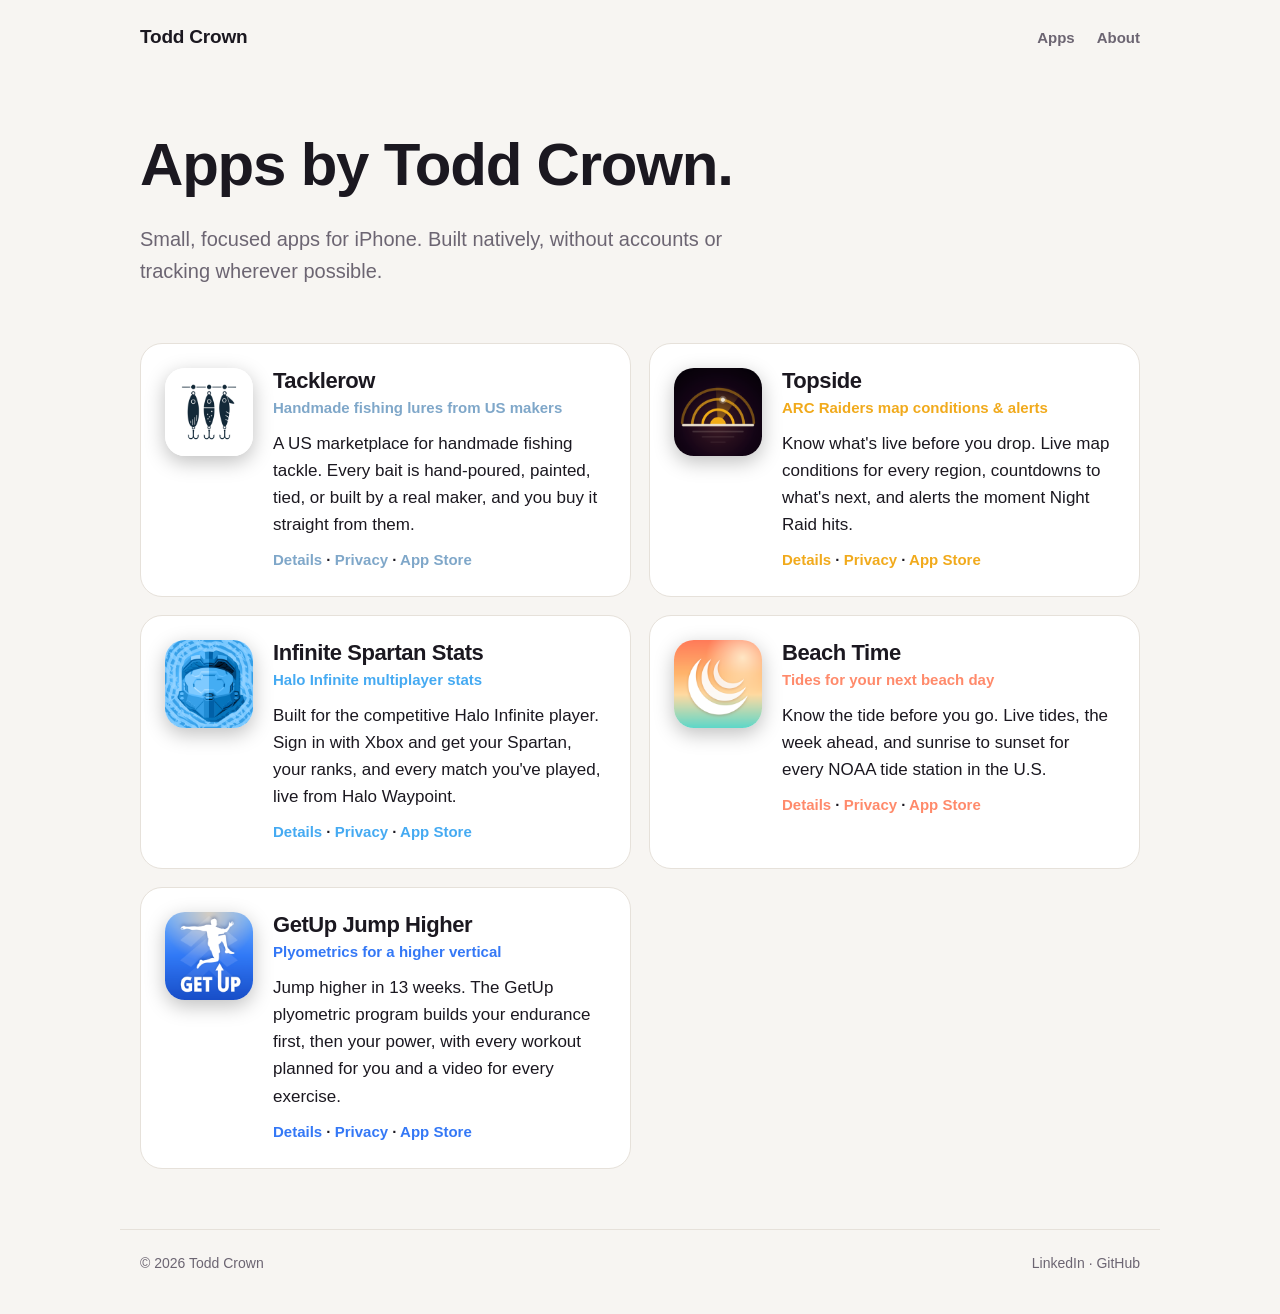
<file: index.html>
<!doctype html>
<html lang="en">
<head>
<meta charset="utf-8">
<meta name="viewport" content="width=device-width, initial-scale=1">
<title>Todd Crown</title>
<meta name="description" content="Small, focused apps for iPhone.">
<link rel="stylesheet" href="assets/css/site.css">
<link rel="icon" type="image/png" href="assets/img/favicon.png">
<link rel="apple-touch-icon" href="assets/img/apple-touch-icon.png">
</head>
<body style="--accent: #F1AA1C">
<header class="top">
  <a class="brand" href="index.html">Todd Crown</a>
  <nav><a href="index.html#apps">Apps</a><a href="about/index.html">About</a></nav>
</header>
<main>

<section class="hero">
  <h1>Apps by Todd Crown.</h1>
  <p class="lead">Small, focused apps for iPhone. Built natively, without accounts or tracking wherever possible.</p>
</section>
<section id="apps" class="cards">
  <article class="card" style="--accent: #7FA7C9">
    <a class="card-link" href="apps/tacklerow/index.html" aria-label="Tacklerow"></a>
    <img class="icon" src="assets/img/apps/tacklerow/icon.png" alt="" width="88" height="88">
    <div>
      <h3>Tacklerow</h3>
      <p class="sub">Handmade fishing lures from US makers</p>
      <p>A US marketplace for handmade fishing tackle. Every bait is hand-poured, painted, tied, or built by a real maker, and you buy it straight from them.</p>
      <p class="links"><a href="apps/tacklerow/index.html">Details</a> · <a href="https://tacklerow.com/privacy" target="_blank" rel="noopener">Privacy</a> · <a href="https://apps.apple.com/us/app/tacklerow/id6773102741" target="_blank" rel="noopener">App Store</a></p>
    </div>
  </article>
  <article class="card" style="--accent: #F1AA1C">
    <a class="card-link" href="apps/topside/index.html" aria-label="Topside"></a>
    <img class="icon" src="assets/img/apps/topside/icon.png" alt="" width="88" height="88">
    <div>
      <h3>Topside</h3>
      <p class="sub">ARC Raiders map conditions &amp; alerts</p>
      <p>Know what&#x27;s live before you drop. Live map conditions for every region, countdowns to what&#x27;s next, and alerts the moment Night Raid hits.</p>
      <p class="links"><a href="apps/topside/index.html">Details</a> · <a href="apps/topside/privacy/index.html">Privacy</a> · <a href="https://apps.apple.com/us/app/arc-raiders-topside/id6836196364" target="_blank" rel="noopener">App Store</a></p>
    </div>
  </article>
  <article class="card" style="--accent: #45AAF2">
    <a class="card-link" href="apps/infinite-spartan-stats/index.html" aria-label="Infinite Spartan Stats"></a>
    <img class="icon" src="assets/img/apps/infinite-spartan-stats/icon.png" alt="" width="88" height="88">
    <div>
      <h3>Infinite Spartan Stats</h3>
      <p class="sub">Halo Infinite multiplayer stats</p>
      <p>Built for the competitive Halo Infinite player. Sign in with Xbox and get your Spartan, your ranks, and every match you&#x27;ve played, live from Halo Waypoint.</p>
      <p class="links"><a href="apps/infinite-spartan-stats/index.html">Details</a> · <a href="apps/infinite-spartan-stats/privacy/index.html">Privacy</a> · <a href="https://apps.apple.com/us/app/infinite-spartan-stats/id1638806689" target="_blank" rel="noopener">App Store</a></p>
    </div>
  </article>
  <article class="card" style="--accent: #FF8A6B">
    <a class="card-link" href="apps/beach-time/index.html" aria-label="Beach Time"></a>
    <img class="icon" src="assets/img/apps/beach-time/icon.png" alt="" width="88" height="88">
    <div>
      <h3>Beach Time</h3>
      <p class="sub">Tides for your next beach day</p>
      <p>Know the tide before you go. Live tides, the week ahead, and sunrise to sunset for every NOAA tide station in the U.S.</p>
      <p class="links"><a href="apps/beach-time/index.html">Details</a> · <a href="apps/beach-time/privacy/index.html">Privacy</a> · <a href="https://apps.apple.com/us/app/beach-time/id1469329051" target="_blank" rel="noopener">App Store</a></p>
    </div>
  </article>
  <article class="card" style="--accent: #3478F6">
    <a class="card-link" href="apps/getup/index.html" aria-label="GetUp Jump Higher"></a>
    <img class="icon" src="assets/img/apps/getup/icon.png" alt="" width="88" height="88">
    <div>
      <h3>GetUp Jump Higher</h3>
      <p class="sub">Plyometrics for a higher vertical</p>
      <p>Jump higher in 13 weeks. The GetUp plyometric program builds your endurance first, then your power, with every workout planned for you and a video for every exercise.</p>
      <p class="links"><a href="apps/getup/index.html">Details</a> · <a href="apps/getup/privacy/index.html">Privacy</a> · <a href="https://apps.apple.com/us/app/getup-jump-higher/id895973682" target="_blank" rel="noopener">App Store</a></p>
    </div>
  </article>
</section>
</main>
<footer class="foot">
  <span>© 2026 Todd Crown</span>
  <span><a href="https://www.linkedin.com/in/toddcrown/" target="_blank" rel="noopener">LinkedIn</a> · <a href="https://github.com/crizzwald" target="_blank" rel="noopener">GitHub</a></span>
</footer>
</body>
</html>
</file>
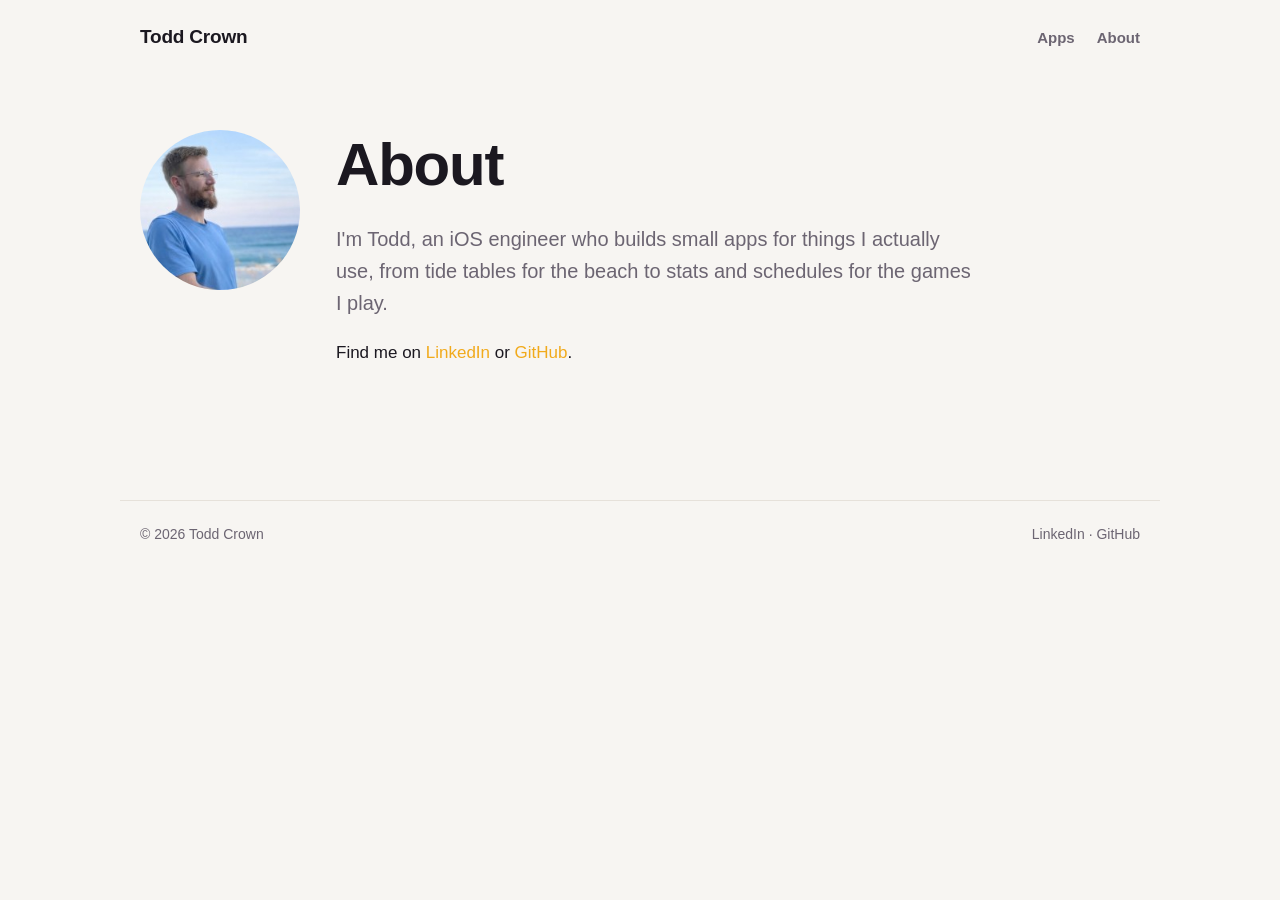
<file: about/index.html>
<!doctype html>
<html lang="en">
<head>
<meta charset="utf-8">
<meta name="viewport" content="width=device-width, initial-scale=1">
<title>About · Todd Crown</title>
<meta name="description" content="Small, focused apps for iPhone.">
<link rel="stylesheet" href="../assets/css/site.css">
<link rel="icon" type="image/png" href="../assets/img/favicon.png">
<link rel="apple-touch-icon" href="../assets/img/apple-touch-icon.png">
</head>
<body style="--accent: #F1AA1C">
<header class="top">
  <a class="brand" href="../index.html">Todd Crown</a>
  <nav><a href="../index.html#apps">Apps</a><a href="../about/index.html">About</a></nav>
</header>
<main>

<section class="about">
  <img class="avatar" src="../assets/img/me.jpg" alt="Todd Crown" width="160" height="160">
  <div class="prose">
    <h1>About</h1>
    <p class="lead">I'm Todd, an iOS engineer who builds small apps for things I actually use, from tide
    tables for the beach to stats and schedules for the games I play.</p>
    <p>Find me on <a href="https://www.linkedin.com/in/toddcrown/" target="_blank" rel="noopener">LinkedIn</a> or <a href="https://github.com/crizzwald" target="_blank" rel="noopener">GitHub</a>.</p>
  </div>
</section>
</main>
<footer class="foot">
  <span>© 2026 Todd Crown</span>
  <span><a href="https://www.linkedin.com/in/toddcrown/" target="_blank" rel="noopener">LinkedIn</a> · <a href="https://github.com/crizzwald" target="_blank" rel="noopener">GitHub</a></span>
</footer>
</body>
</html>
</file>
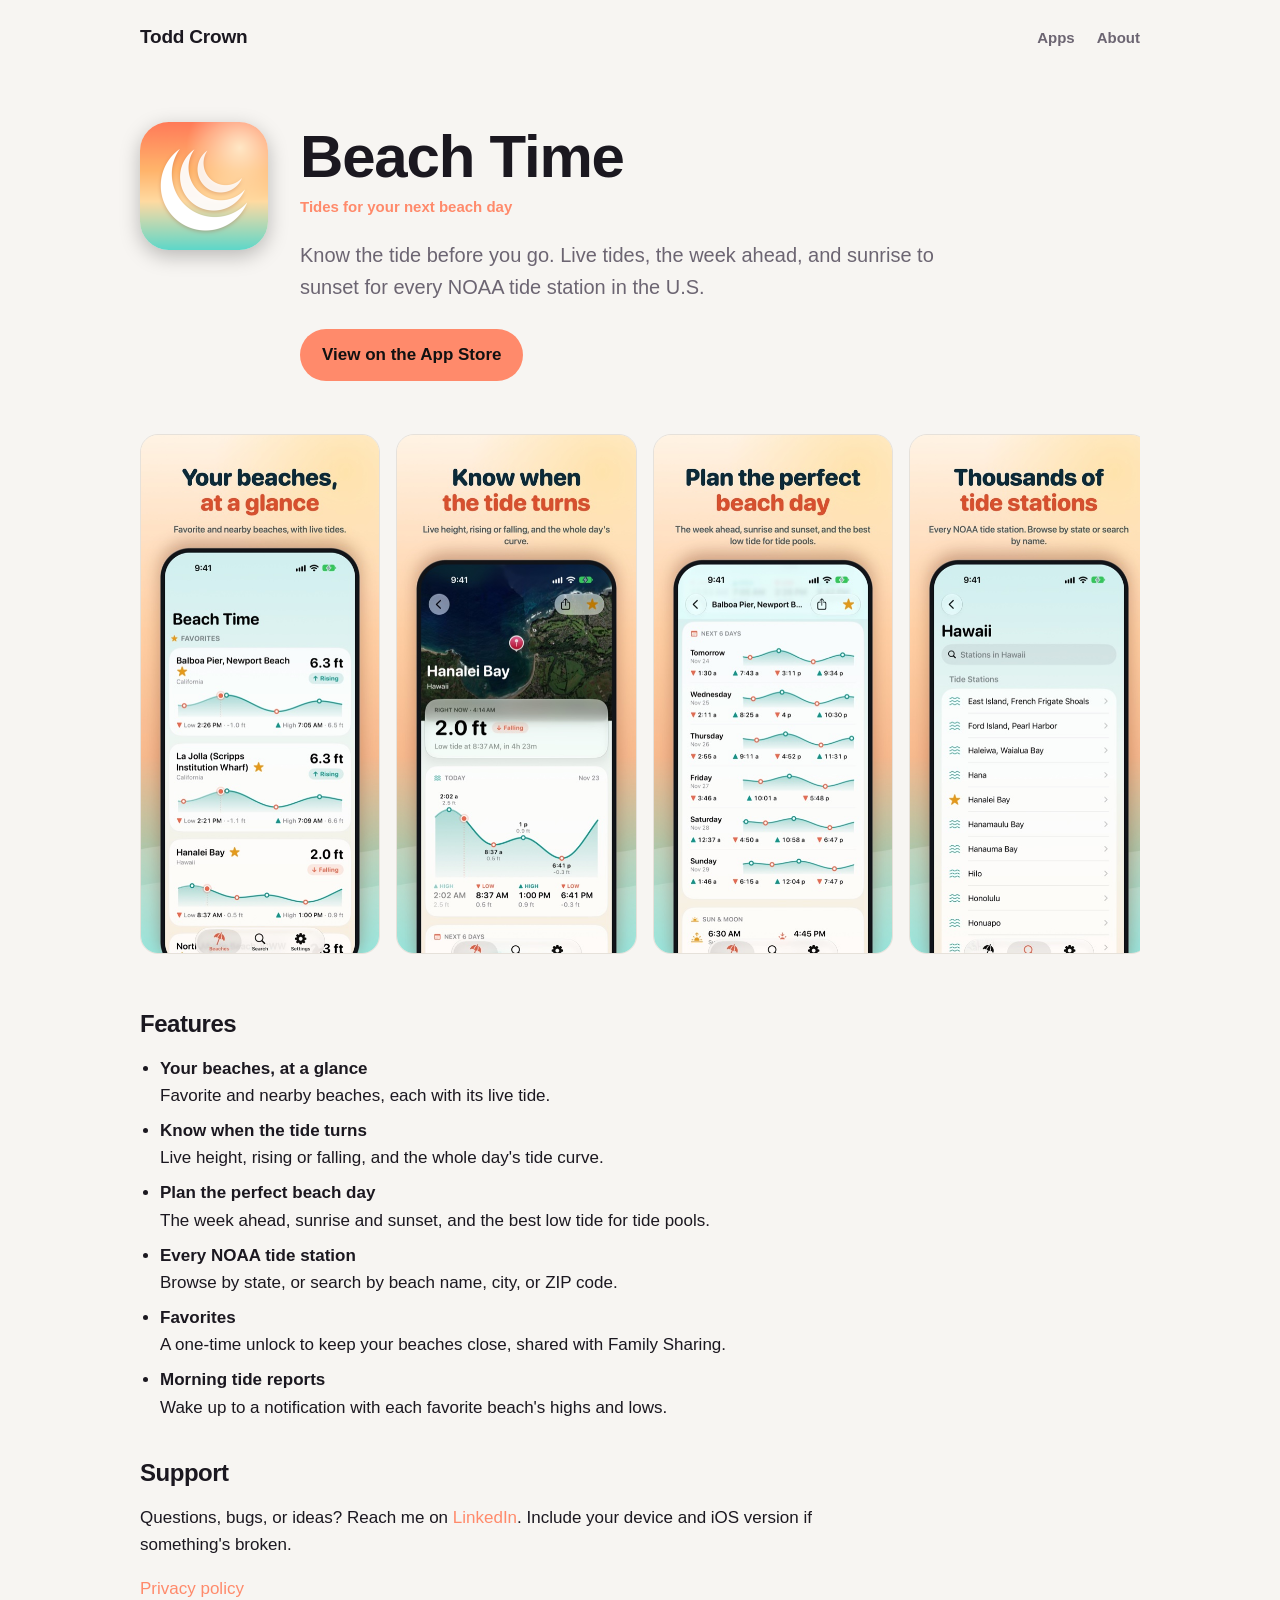
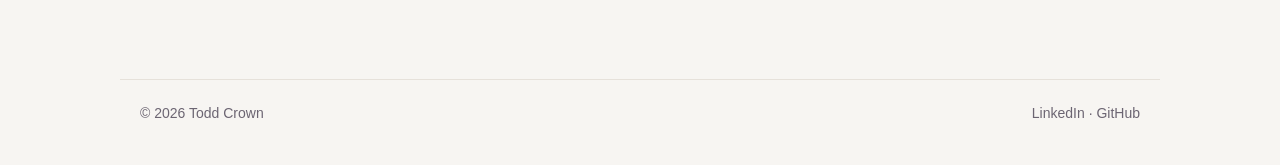
<file: apps/beach-time/index.html>
<!doctype html>
<html lang="en">
<head>
<meta charset="utf-8">
<meta name="viewport" content="width=device-width, initial-scale=1">
<title>Beach Time · Todd Crown</title>
<meta name="description" content="Know the tide before you go. Live tides, the week ahead, and sunrise to sunset for every NOAA tide station in the U.S.">
<link rel="stylesheet" href="../../assets/css/site.css">
<link rel="icon" type="image/png" href="../../assets/img/favicon.png">
<link rel="apple-touch-icon" href="../../assets/img/apple-touch-icon.png">
</head>
<body style="--accent: #FF8A6B">
<header class="top">
  <a class="brand" href="../../index.html">Todd Crown</a>
  <nav><a href="../../index.html#apps">Apps</a><a href="../../about/index.html">About</a></nav>
</header>
<main>

<section class="app-hero">
  <img class="icon big" src="../../assets/img/apps/beach-time/icon.png" alt="" width="128" height="128">
  <div>
    <h1>Beach Time</h1>
    <p class="sub">Tides for your next beach day</p>
    <p class="lead">Know the tide before you go. Live tides, the week ahead, and sunrise to sunset for every NOAA tide station in the U.S.</p>
    <p><a class="button" href="https://apps.apple.com/us/app/beach-time/id1469329051" target="_blank" rel="noopener">View on the App Store</a></p>
  </div>
</section>
<section class="shots"><img src="../../assets/img/apps/beach-time/shot-1.jpg" alt="Beach Time screenshot 1" loading="lazy"><img src="../../assets/img/apps/beach-time/shot-2.jpg" alt="Beach Time screenshot 2" loading="lazy"><img src="../../assets/img/apps/beach-time/shot-3.jpg" alt="Beach Time screenshot 3" loading="lazy"><img src="../../assets/img/apps/beach-time/shot-4.jpg" alt="Beach Time screenshot 4" loading="lazy"><img src="../../assets/img/apps/beach-time/shot-5.jpg" alt="Beach Time screenshot 5" loading="lazy"><img src="../../assets/img/apps/beach-time/shot-6.jpg" alt="Beach Time screenshot 6" loading="lazy"></section>
<section class="prose">
  <h2>Features</h2>
  <ul class="features"><li><strong>Your beaches, at a glance</strong> Favorite and nearby beaches, each with its live tide.</li><li><strong>Know when the tide turns</strong> Live height, rising or falling, and the whole day&#x27;s tide curve.</li><li><strong>Plan the perfect beach day</strong> The week ahead, sunrise and sunset, and the best low tide for tide pools.</li><li><strong>Every NOAA tide station</strong> Browse by state, or search by beach name, city, or ZIP code.</li><li><strong>Favorites</strong> A one-time unlock to keep your beaches close, shared with Family Sharing.</li><li><strong>Morning tide reports</strong> Wake up to a notification with each favorite beach&#x27;s highs and lows.</li></ul>
  <h2 id="support">Support</h2>
  <p>Questions, bugs, or ideas? Reach me on <a href="https://www.linkedin.com/in/toddcrown/" target="_blank" rel="noopener">LinkedIn</a>. Include your device and iOS version if something's broken.</p>
  <p><a href="privacy/index.html">Privacy policy</a></p>
  
</section>
</main>
<footer class="foot">
  <span>© 2026 Todd Crown</span>
  <span><a href="https://www.linkedin.com/in/toddcrown/" target="_blank" rel="noopener">LinkedIn</a> · <a href="https://github.com/crizzwald" target="_blank" rel="noopener">GitHub</a></span>
</footer>
</body>
</html>
</file>
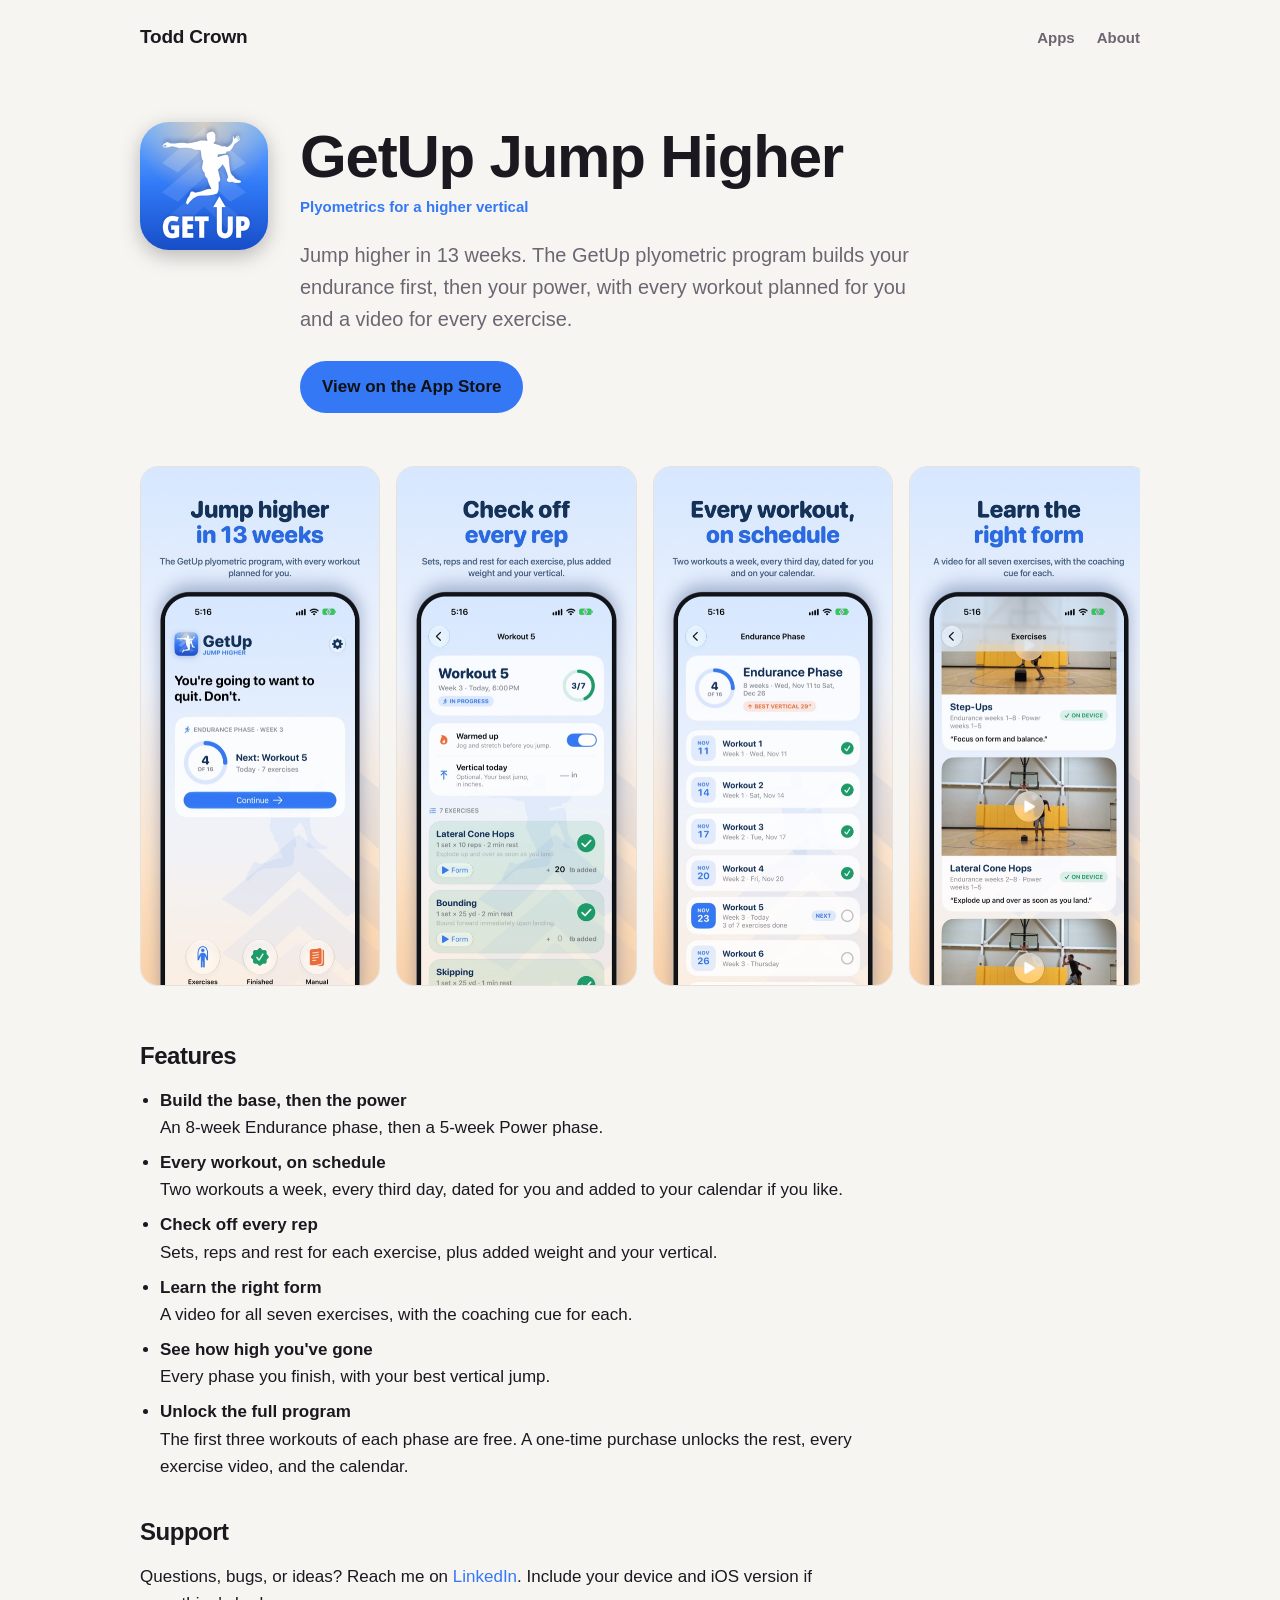
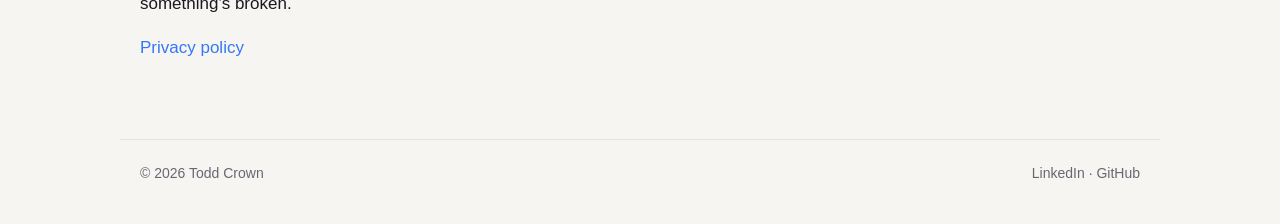
<file: apps/getup/index.html>
<!doctype html>
<html lang="en">
<head>
<meta charset="utf-8">
<meta name="viewport" content="width=device-width, initial-scale=1">
<title>GetUp Jump Higher · Todd Crown</title>
<meta name="description" content="Jump higher in 13 weeks. The GetUp plyometric program builds your endurance first, then your power, with every workout planned for you and a video for every exercise.">
<link rel="stylesheet" href="../../assets/css/site.css">
<link rel="icon" type="image/png" href="../../assets/img/favicon.png">
<link rel="apple-touch-icon" href="../../assets/img/apple-touch-icon.png">
</head>
<body style="--accent: #3478F6">
<header class="top">
  <a class="brand" href="../../index.html">Todd Crown</a>
  <nav><a href="../../index.html#apps">Apps</a><a href="../../about/index.html">About</a></nav>
</header>
<main>

<section class="app-hero">
  <img class="icon big" src="../../assets/img/apps/getup/icon.png" alt="" width="128" height="128">
  <div>
    <h1>GetUp Jump Higher</h1>
    <p class="sub">Plyometrics for a higher vertical</p>
    <p class="lead">Jump higher in 13 weeks. The GetUp plyometric program builds your endurance first, then your power, with every workout planned for you and a video for every exercise.</p>
    <p><a class="button" href="https://apps.apple.com/us/app/getup-jump-higher/id895973682" target="_blank" rel="noopener">View on the App Store</a></p>
  </div>
</section>
<section class="shots"><img src="../../assets/img/apps/getup/shot-1.jpg" alt="GetUp Jump Higher screenshot 1" loading="lazy"><img src="../../assets/img/apps/getup/shot-2.jpg" alt="GetUp Jump Higher screenshot 2" loading="lazy"><img src="../../assets/img/apps/getup/shot-3.jpg" alt="GetUp Jump Higher screenshot 3" loading="lazy"><img src="../../assets/img/apps/getup/shot-4.jpg" alt="GetUp Jump Higher screenshot 4" loading="lazy"><img src="../../assets/img/apps/getup/shot-5.jpg" alt="GetUp Jump Higher screenshot 5" loading="lazy"><img src="../../assets/img/apps/getup/shot-6.jpg" alt="GetUp Jump Higher screenshot 6" loading="lazy"></section>
<section class="prose">
  <h2>Features</h2>
  <ul class="features"><li><strong>Build the base, then the power</strong> An 8-week Endurance phase, then a 5-week Power phase.</li><li><strong>Every workout, on schedule</strong> Two workouts a week, every third day, dated for you and added to your calendar if you like.</li><li><strong>Check off every rep</strong> Sets, reps and rest for each exercise, plus added weight and your vertical.</li><li><strong>Learn the right form</strong> A video for all seven exercises, with the coaching cue for each.</li><li><strong>See how high you&#x27;ve gone</strong> Every phase you finish, with your best vertical jump.</li><li><strong>Unlock the full program</strong> The first three workouts of each phase are free. A one-time purchase unlocks the rest, every exercise video, and the calendar.</li></ul>
  <h2 id="support">Support</h2>
  <p>Questions, bugs, or ideas? Reach me on <a href="https://www.linkedin.com/in/toddcrown/" target="_blank" rel="noopener">LinkedIn</a>. Include your device and iOS version if something's broken.</p>
  <p><a href="privacy/index.html">Privacy policy</a></p>
  
</section>
</main>
<footer class="foot">
  <span>© 2026 Todd Crown</span>
  <span><a href="https://www.linkedin.com/in/toddcrown/" target="_blank" rel="noopener">LinkedIn</a> · <a href="https://github.com/crizzwald" target="_blank" rel="noopener">GitHub</a></span>
</footer>
</body>
</html>
</file>
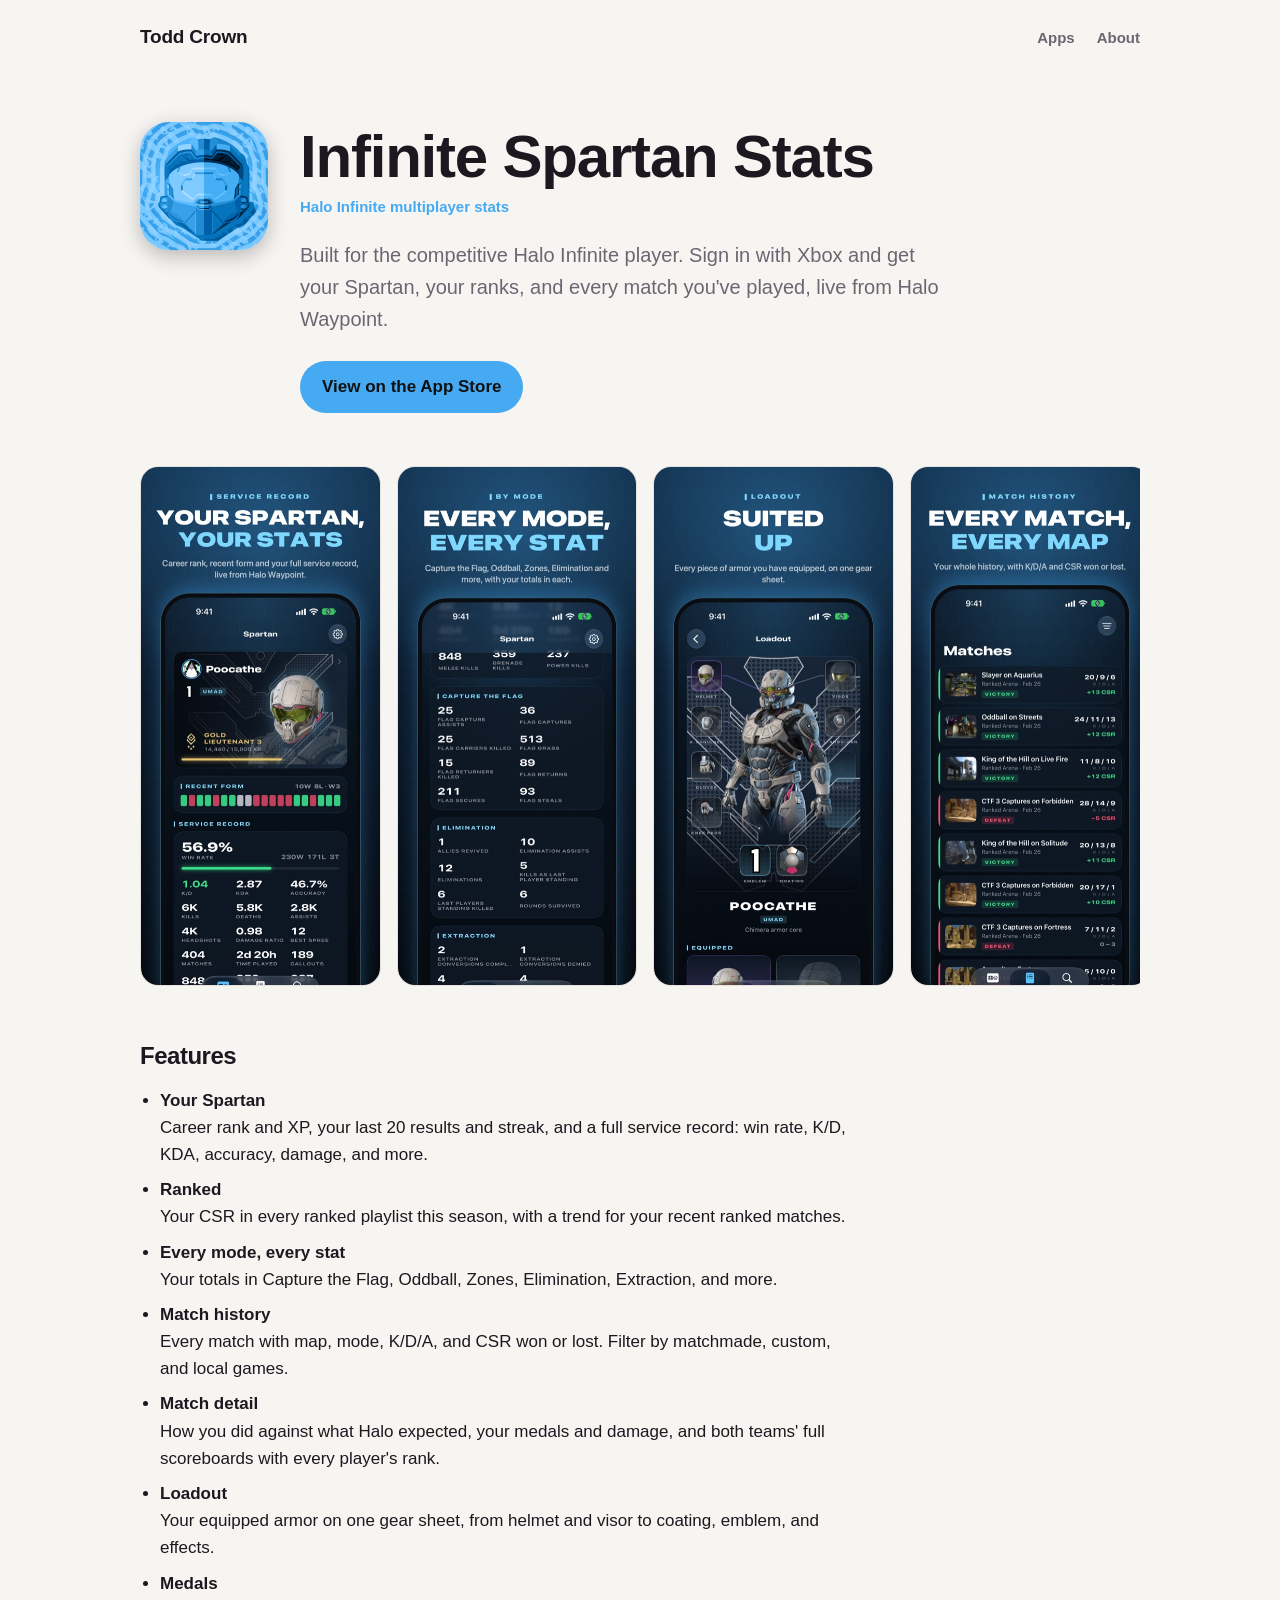
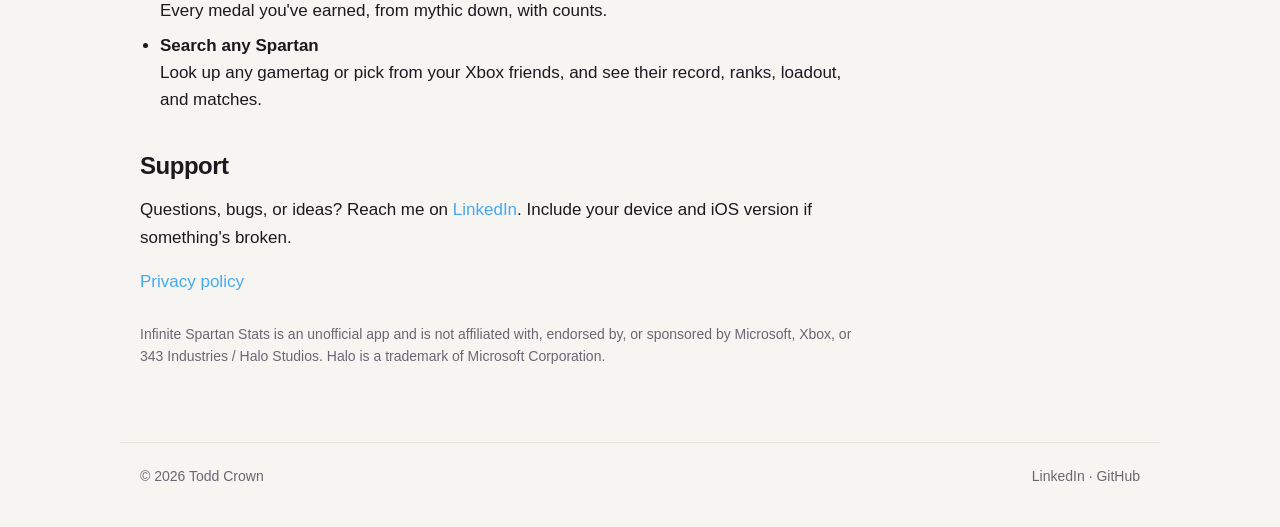
<file: apps/infinite-spartan-stats/index.html>
<!doctype html>
<html lang="en">
<head>
<meta charset="utf-8">
<meta name="viewport" content="width=device-width, initial-scale=1">
<title>Infinite Spartan Stats · Todd Crown</title>
<meta name="description" content="Built for the competitive Halo Infinite player. Sign in with Xbox and get your Spartan, your ranks, and every match you&#x27;ve played, live from Halo Waypoint.">
<link rel="stylesheet" href="../../assets/css/site.css">
<link rel="icon" type="image/png" href="../../assets/img/favicon.png">
<link rel="apple-touch-icon" href="../../assets/img/apple-touch-icon.png">
</head>
<body style="--accent: #45AAF2">
<header class="top">
  <a class="brand" href="../../index.html">Todd Crown</a>
  <nav><a href="../../index.html#apps">Apps</a><a href="../../about/index.html">About</a></nav>
</header>
<main>

<section class="app-hero">
  <img class="icon big" src="../../assets/img/apps/infinite-spartan-stats/icon.png" alt="" width="128" height="128">
  <div>
    <h1>Infinite Spartan Stats</h1>
    <p class="sub">Halo Infinite multiplayer stats</p>
    <p class="lead">Built for the competitive Halo Infinite player. Sign in with Xbox and get your Spartan, your ranks, and every match you&#x27;ve played, live from Halo Waypoint.</p>
    <p><a class="button" href="https://apps.apple.com/us/app/infinite-spartan-stats/id1638806689" target="_blank" rel="noopener">View on the App Store</a></p>
  </div>
</section>
<section class="shots"><img src="../../assets/img/apps/infinite-spartan-stats/shot-1.jpg" alt="Infinite Spartan Stats screenshot 1" loading="lazy"><img src="../../assets/img/apps/infinite-spartan-stats/shot-2.jpg" alt="Infinite Spartan Stats screenshot 2" loading="lazy"><img src="../../assets/img/apps/infinite-spartan-stats/shot-3.jpg" alt="Infinite Spartan Stats screenshot 3" loading="lazy"><img src="../../assets/img/apps/infinite-spartan-stats/shot-4.jpg" alt="Infinite Spartan Stats screenshot 4" loading="lazy"><img src="../../assets/img/apps/infinite-spartan-stats/shot-5.jpg" alt="Infinite Spartan Stats screenshot 5" loading="lazy"><img src="../../assets/img/apps/infinite-spartan-stats/shot-6.jpg" alt="Infinite Spartan Stats screenshot 6" loading="lazy"></section>
<section class="prose">
  <h2>Features</h2>
  <ul class="features"><li><strong>Your Spartan</strong> Career rank and XP, your last 20 results and streak, and a full service record: win rate, K/D, KDA, accuracy, damage, and more.</li><li><strong>Ranked</strong> Your CSR in every ranked playlist this season, with a trend for your recent ranked matches.</li><li><strong>Every mode, every stat</strong> Your totals in Capture the Flag, Oddball, Zones, Elimination, Extraction, and more.</li><li><strong>Match history</strong> Every match with map, mode, K/D/A, and CSR won or lost. Filter by matchmade, custom, and local games.</li><li><strong>Match detail</strong> How you did against what Halo expected, your medals and damage, and both teams&#x27; full scoreboards with every player&#x27;s rank.</li><li><strong>Loadout</strong> Your equipped armor on one gear sheet, from helmet and visor to coating, emblem, and effects.</li><li><strong>Medals</strong> Every medal you&#x27;ve earned, from mythic down, with counts.</li><li><strong>Search any Spartan</strong> Look up any gamertag or pick from your Xbox friends, and see their record, ranks, loadout, and matches.</li></ul>
  <h2 id="support">Support</h2>
  <p>Questions, bugs, or ideas? Reach me on <a href="https://www.linkedin.com/in/toddcrown/" target="_blank" rel="noopener">LinkedIn</a>. Include your device and iOS version if something's broken.</p>
  <p><a href="privacy/index.html">Privacy policy</a></p>
  <p class="fine">Infinite Spartan Stats is an unofficial app and is not affiliated with, endorsed by, or sponsored by Microsoft, Xbox, or 343 Industries / Halo Studios. Halo is a trademark of Microsoft Corporation.</p>
</section>
</main>
<footer class="foot">
  <span>© 2026 Todd Crown</span>
  <span><a href="https://www.linkedin.com/in/toddcrown/" target="_blank" rel="noopener">LinkedIn</a> · <a href="https://github.com/crizzwald" target="_blank" rel="noopener">GitHub</a></span>
</footer>
</body>
</html>
</file>
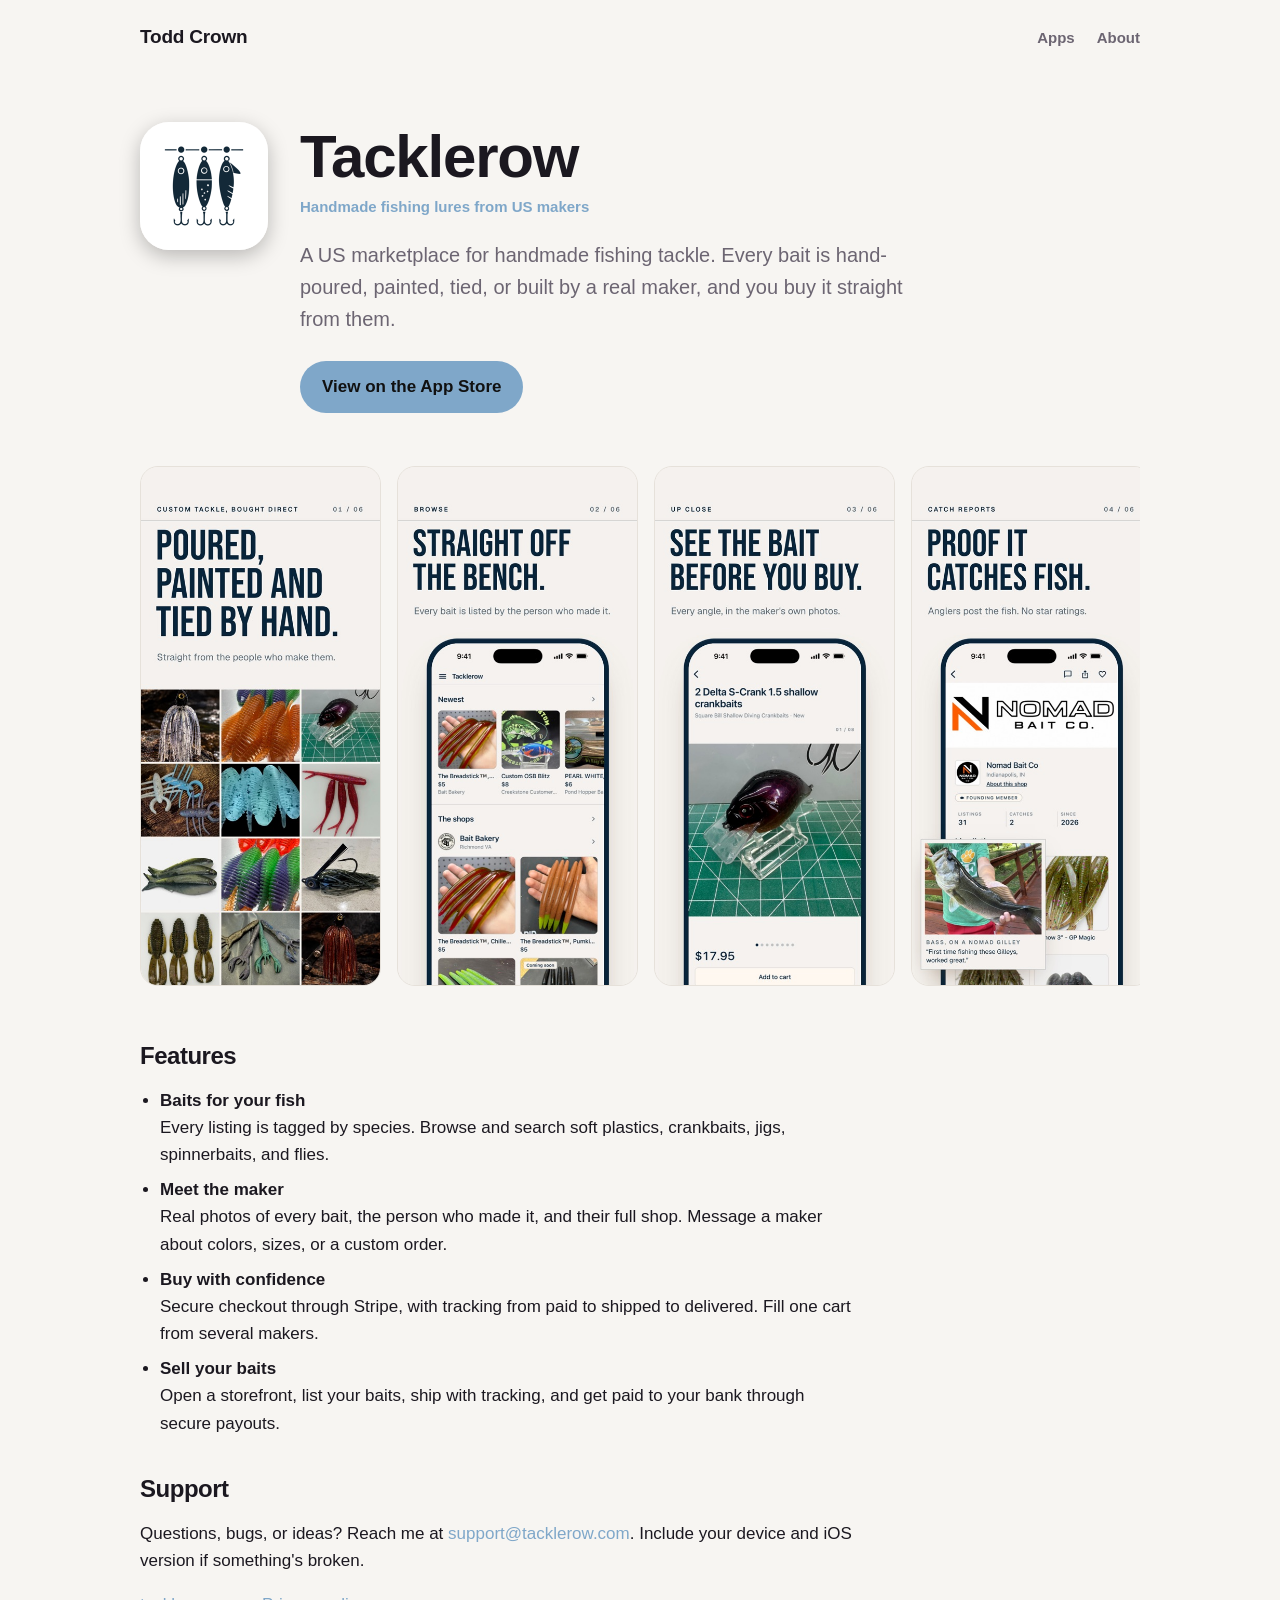
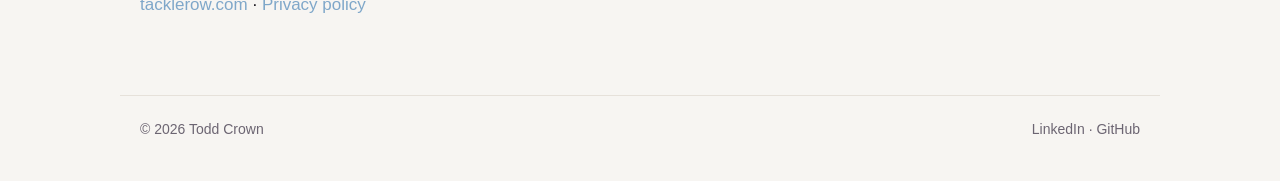
<file: apps/tacklerow/index.html>
<!doctype html>
<html lang="en">
<head>
<meta charset="utf-8">
<meta name="viewport" content="width=device-width, initial-scale=1">
<title>Tacklerow · Todd Crown</title>
<meta name="description" content="A US marketplace for handmade fishing tackle. Every bait is hand-poured, painted, tied, or built by a real maker, and you buy it straight from them.">
<link rel="stylesheet" href="../../assets/css/site.css">
<link rel="icon" type="image/png" href="../../assets/img/favicon.png">
<link rel="apple-touch-icon" href="../../assets/img/apple-touch-icon.png">
</head>
<body style="--accent: #7FA7C9">
<header class="top">
  <a class="brand" href="../../index.html">Todd Crown</a>
  <nav><a href="../../index.html#apps">Apps</a><a href="../../about/index.html">About</a></nav>
</header>
<main>

<section class="app-hero">
  <img class="icon big" src="../../assets/img/apps/tacklerow/icon.png" alt="" width="128" height="128">
  <div>
    <h1>Tacklerow</h1>
    <p class="sub">Handmade fishing lures from US makers</p>
    <p class="lead">A US marketplace for handmade fishing tackle. Every bait is hand-poured, painted, tied, or built by a real maker, and you buy it straight from them.</p>
    <p><a class="button" href="https://apps.apple.com/us/app/tacklerow/id6773102741" target="_blank" rel="noopener">View on the App Store</a></p>
  </div>
</section>
<section class="shots"><img src="../../assets/img/apps/tacklerow/shot-1.jpg" alt="Tacklerow screenshot 1" loading="lazy"><img src="../../assets/img/apps/tacklerow/shot-2.jpg" alt="Tacklerow screenshot 2" loading="lazy"><img src="../../assets/img/apps/tacklerow/shot-3.jpg" alt="Tacklerow screenshot 3" loading="lazy"><img src="../../assets/img/apps/tacklerow/shot-4.jpg" alt="Tacklerow screenshot 4" loading="lazy"><img src="../../assets/img/apps/tacklerow/shot-5.jpg" alt="Tacklerow screenshot 5" loading="lazy"><img src="../../assets/img/apps/tacklerow/shot-6.jpg" alt="Tacklerow screenshot 6" loading="lazy"></section>
<section class="prose">
  <h2>Features</h2>
  <ul class="features"><li><strong>Baits for your fish</strong> Every listing is tagged by species. Browse and search soft plastics, crankbaits, jigs, spinnerbaits, and flies.</li><li><strong>Meet the maker</strong> Real photos of every bait, the person who made it, and their full shop. Message a maker about colors, sizes, or a custom order.</li><li><strong>Buy with confidence</strong> Secure checkout through Stripe, with tracking from paid to shipped to delivered. Fill one cart from several makers.</li><li><strong>Sell your baits</strong> Open a storefront, list your baits, ship with tracking, and get paid to your bank through secure payouts.</li></ul>
  <h2 id="support">Support</h2>
  <p>Questions, bugs, or ideas? Reach me at <a href="mailto:support@tacklerow.com">support@tacklerow.com</a>. Include your device and iOS version if something's broken.</p>
  <p><a href="https://tacklerow.com" target="_blank" rel="noopener">tacklerow.com</a> · <a href="https://tacklerow.com/privacy" target="_blank" rel="noopener">Privacy policy</a></p>
  
</section>
</main>
<footer class="foot">
  <span>© 2026 Todd Crown</span>
  <span><a href="https://www.linkedin.com/in/toddcrown/" target="_blank" rel="noopener">LinkedIn</a> · <a href="https://github.com/crizzwald" target="_blank" rel="noopener">GitHub</a></span>
</footer>
</body>
</html>
</file>
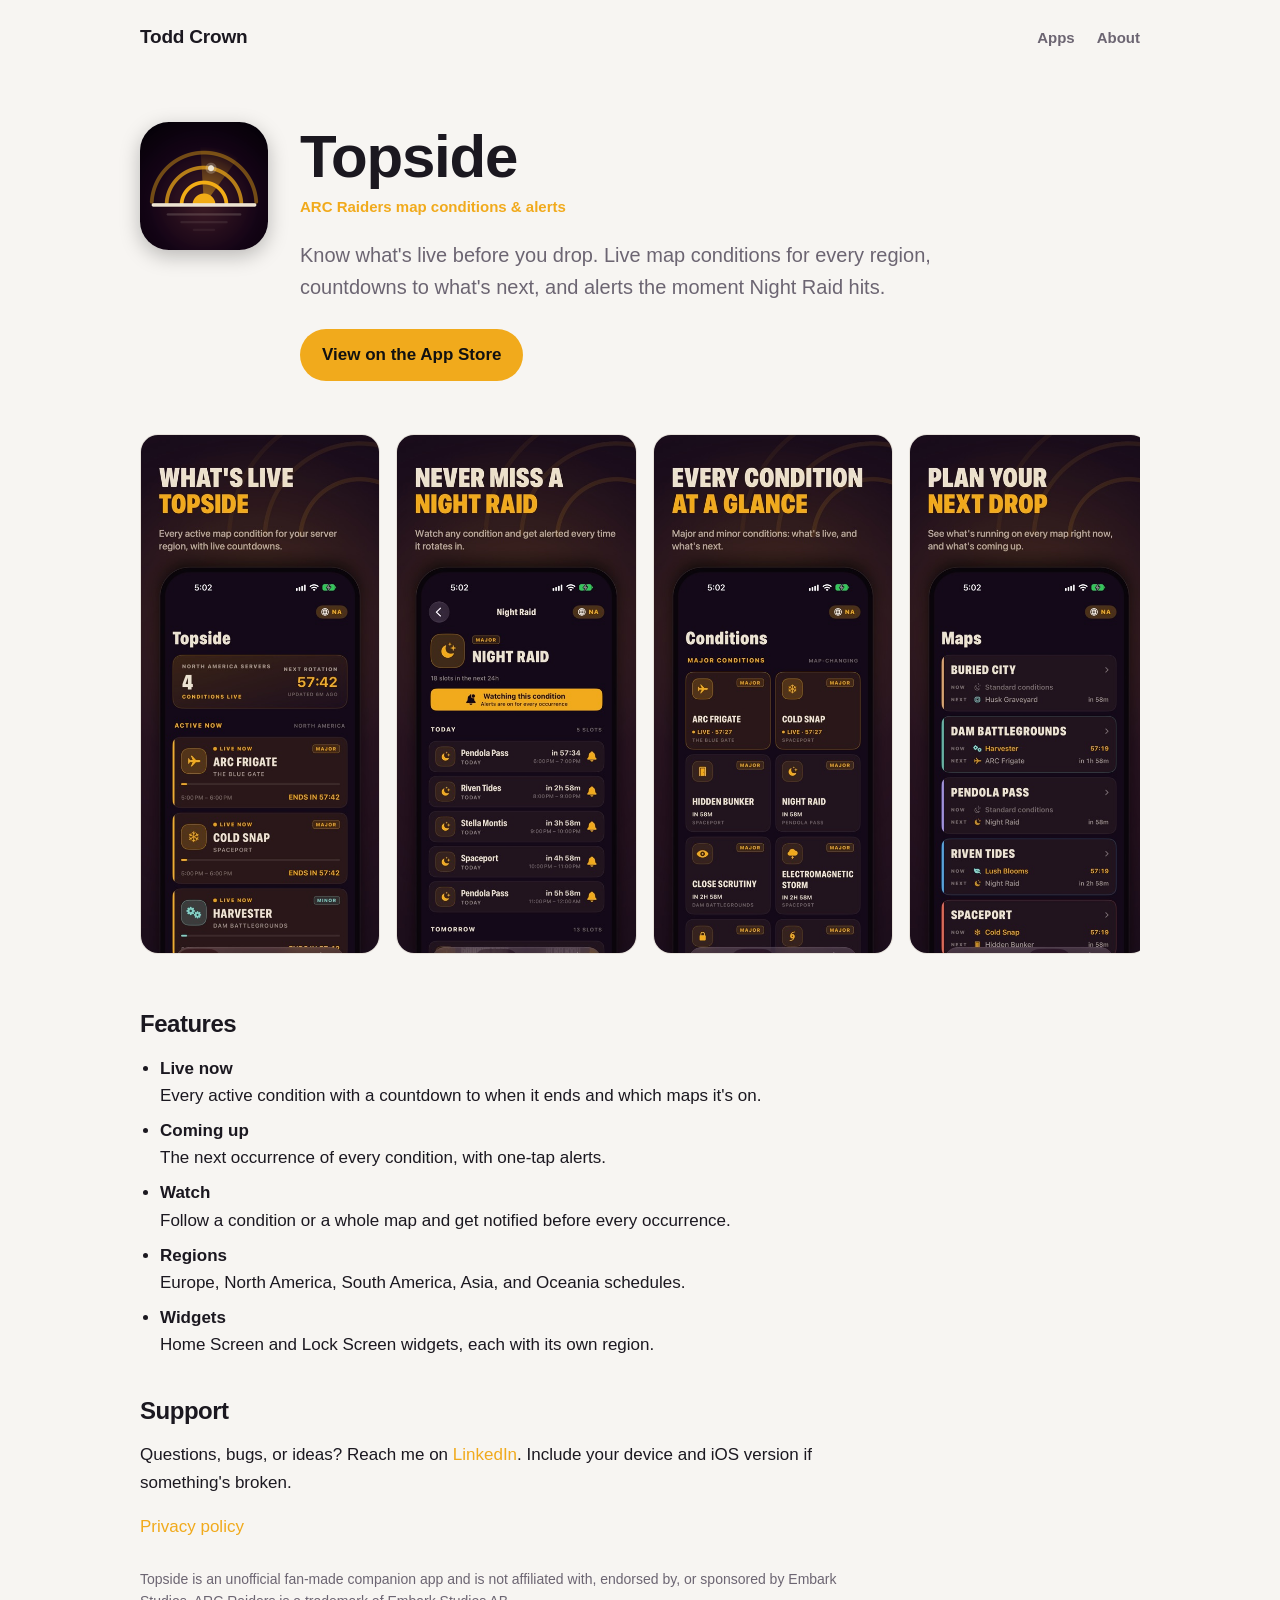
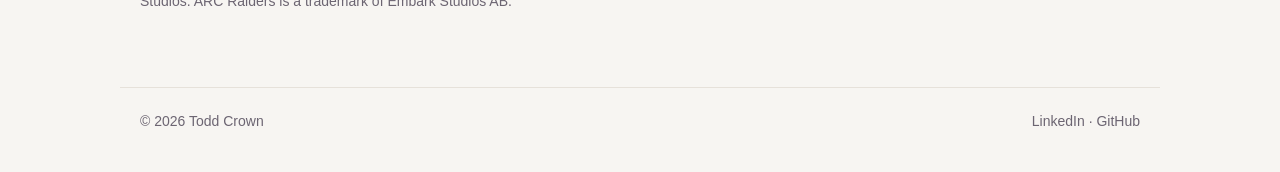
<file: apps/topside/index.html>
<!doctype html>
<html lang="en">
<head>
<meta charset="utf-8">
<meta name="viewport" content="width=device-width, initial-scale=1">
<title>Topside · Todd Crown</title>
<meta name="description" content="Know what&#x27;s live before you drop. Live map conditions for every region, countdowns to what&#x27;s next, and alerts the moment Night Raid hits.">
<link rel="stylesheet" href="../../assets/css/site.css">
<link rel="icon" type="image/png" href="../../assets/img/favicon.png">
<link rel="apple-touch-icon" href="../../assets/img/apple-touch-icon.png">
</head>
<body style="--accent: #F1AA1C">
<header class="top">
  <a class="brand" href="../../index.html">Todd Crown</a>
  <nav><a href="../../index.html#apps">Apps</a><a href="../../about/index.html">About</a></nav>
</header>
<main>

<section class="app-hero">
  <img class="icon big" src="../../assets/img/apps/topside/icon.png" alt="" width="128" height="128">
  <div>
    <h1>Topside</h1>
    <p class="sub">ARC Raiders map conditions &amp; alerts</p>
    <p class="lead">Know what&#x27;s live before you drop. Live map conditions for every region, countdowns to what&#x27;s next, and alerts the moment Night Raid hits.</p>
    <p><a class="button" href="https://apps.apple.com/us/app/arc-raiders-topside/id6836196364" target="_blank" rel="noopener">View on the App Store</a></p>
  </div>
</section>
<section class="shots"><img src="../../assets/img/apps/topside/shot-1.jpg" alt="Topside screenshot 1" loading="lazy"><img src="../../assets/img/apps/topside/shot-2.jpg" alt="Topside screenshot 2" loading="lazy"><img src="../../assets/img/apps/topside/shot-3.jpg" alt="Topside screenshot 3" loading="lazy"><img src="../../assets/img/apps/topside/shot-4.jpg" alt="Topside screenshot 4" loading="lazy"></section>
<section class="prose">
  <h2>Features</h2>
  <ul class="features"><li><strong>Live now</strong> Every active condition with a countdown to when it ends and which maps it&#x27;s on.</li><li><strong>Coming up</strong> The next occurrence of every condition, with one-tap alerts.</li><li><strong>Watch</strong> Follow a condition or a whole map and get notified before every occurrence.</li><li><strong>Regions</strong> Europe, North America, South America, Asia, and Oceania schedules.</li><li><strong>Widgets</strong> Home Screen and Lock Screen widgets, each with its own region.</li></ul>
  <h2 id="support">Support</h2>
  <p>Questions, bugs, or ideas? Reach me on <a href="https://www.linkedin.com/in/toddcrown/" target="_blank" rel="noopener">LinkedIn</a>. Include your device and iOS version if something's broken.</p>
  <p><a href="privacy/index.html">Privacy policy</a></p>
  <p class="fine">Topside is an unofficial fan-made companion app and is not affiliated with, endorsed by, or sponsored by Embark Studios. ARC Raiders is a trademark of Embark Studios AB.</p>
</section>
</main>
<footer class="foot">
  <span>© 2026 Todd Crown</span>
  <span><a href="https://www.linkedin.com/in/toddcrown/" target="_blank" rel="noopener">LinkedIn</a> · <a href="https://github.com/crizzwald" target="_blank" rel="noopener">GitHub</a></span>
</footer>
</body>
</html>
</file>
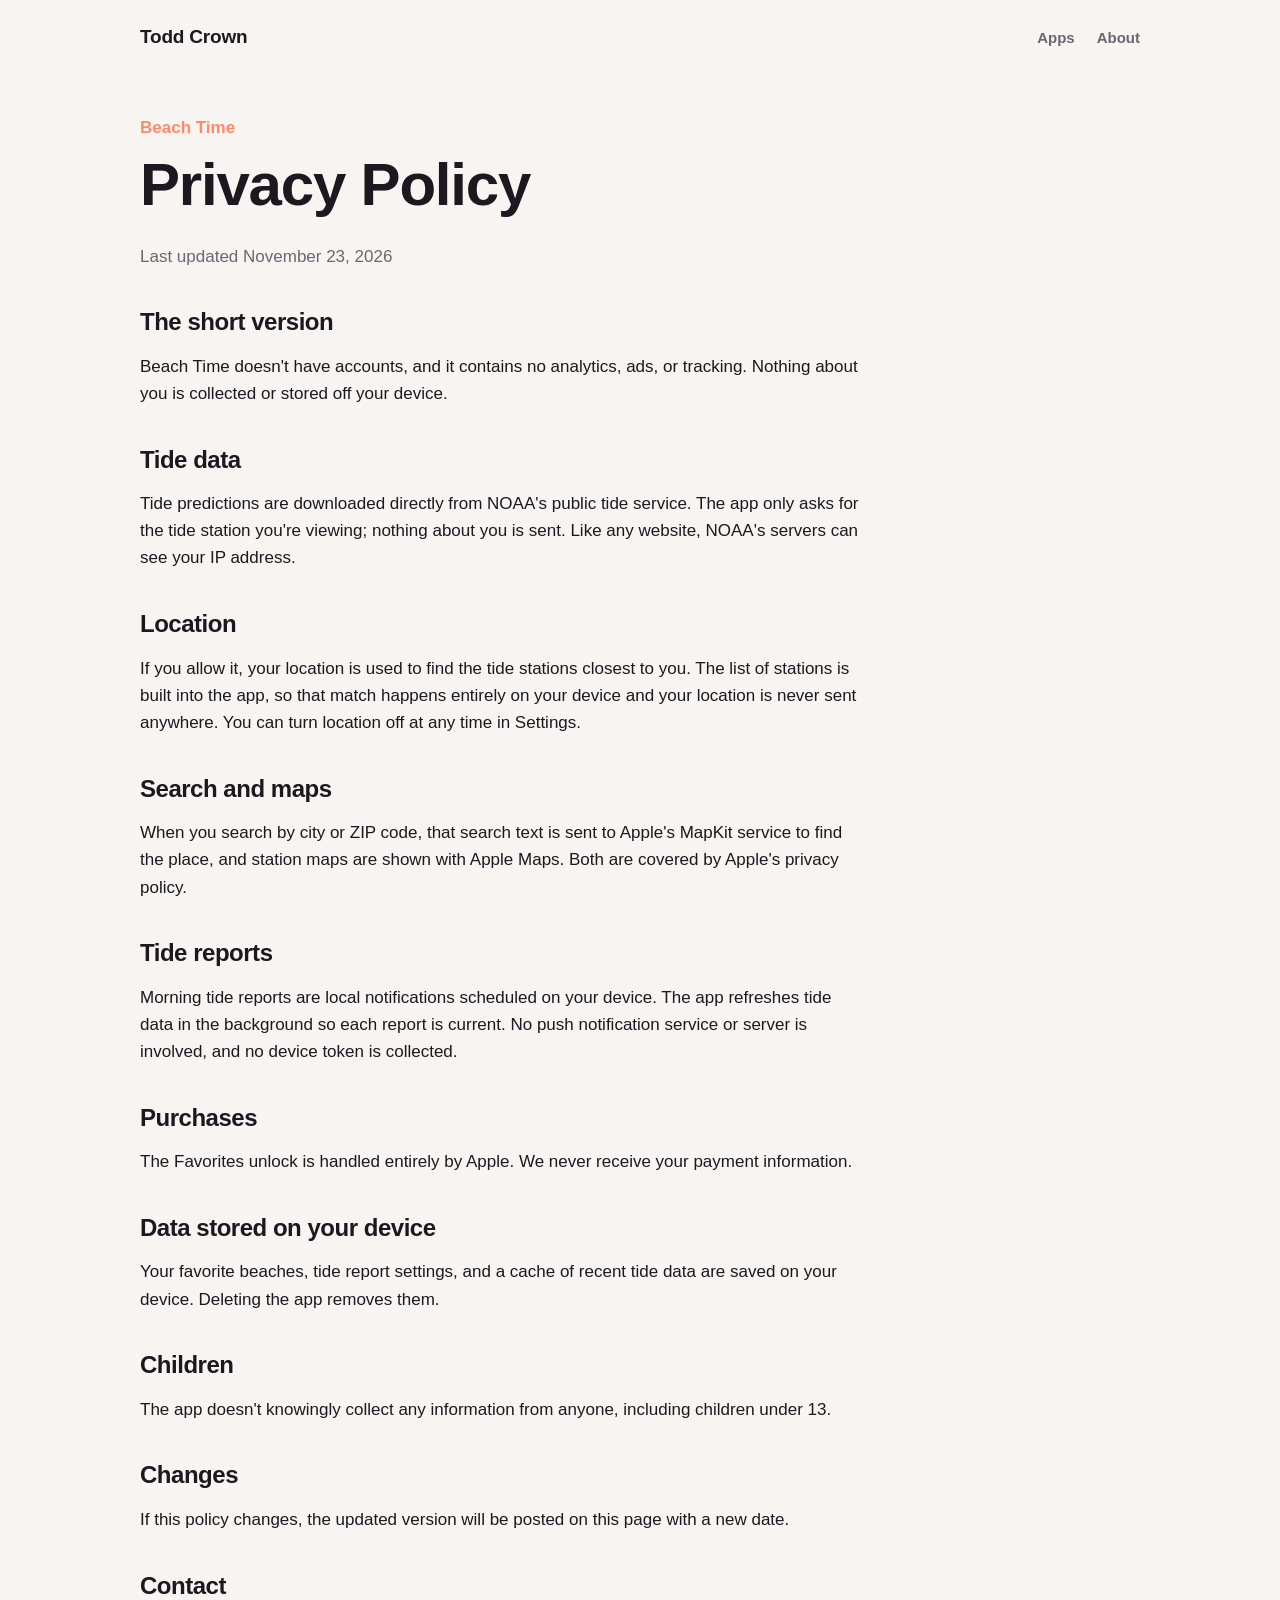
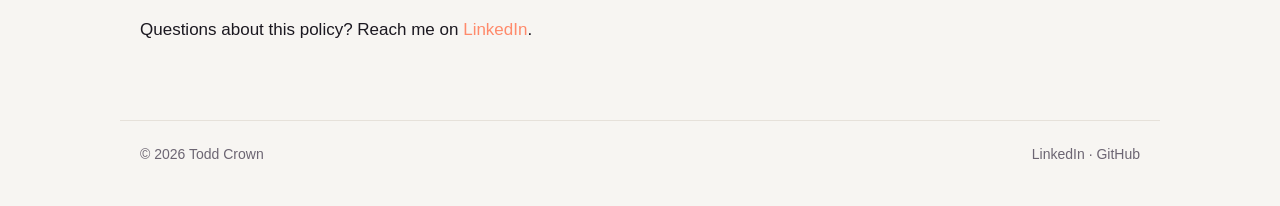
<file: apps/beach-time/privacy/index.html>
<!doctype html>
<html lang="en">
<head>
<meta charset="utf-8">
<meta name="viewport" content="width=device-width, initial-scale=1">
<title>Beach Time Privacy Policy · Todd Crown</title>
<meta name="description" content="Privacy policy for Beach Time.">
<link rel="stylesheet" href="../../../assets/css/site.css">
<link rel="icon" type="image/png" href="../../../assets/img/favicon.png">
<link rel="apple-touch-icon" href="../../../assets/img/apple-touch-icon.png">
</head>
<body style="--accent: #FF8A6B">
<header class="top">
  <a class="brand" href="../../../index.html">Todd Crown</a>
  <nav><a href="../../../index.html#apps">Apps</a><a href="../../../about/index.html">About</a></nav>
</header>
<main>

<section class="prose policy">
  <p class="crumb"><a href="../index.html">Beach Time</a></p>
  <h1>Privacy Policy</h1>
  <p class="muted">Last updated November 23, 2026</p>
  <h2>The short version</h2><p>Beach Time doesn&#x27;t have accounts, and it contains no analytics, ads, or tracking. Nothing about you is collected or stored off your device.</p><h2>Tide data</h2><p>Tide predictions are downloaded directly from NOAA&#x27;s public tide service. The app only asks for the tide station you&#x27;re viewing; nothing about you is sent. Like any website, NOAA&#x27;s servers can see your IP address.</p><h2>Location</h2><p>If you allow it, your location is used to find the tide stations closest to you. The list of stations is built into the app, so that match happens entirely on your device and your location is never sent anywhere. You can turn location off at any time in Settings.</p><h2>Search and maps</h2><p>When you search by city or ZIP code, that search text is sent to Apple&#x27;s MapKit service to find the place, and station maps are shown with Apple Maps. Both are covered by Apple&#x27;s privacy policy.</p><h2>Tide reports</h2><p>Morning tide reports are local notifications scheduled on your device. The app refreshes tide data in the background so each report is current. No push notification service or server is involved, and no device token is collected.</p><h2>Purchases</h2><p>The Favorites unlock is handled entirely by Apple. We never receive your payment information.</p><h2>Data stored on your device</h2><p>Your favorite beaches, tide report settings, and a cache of recent tide data are saved on your device. Deleting the app removes them.</p>
  <h2>Children</h2>
  <p>The app doesn't knowingly collect any information from anyone, including children under 13.</p>
  <h2>Changes</h2>
  <p>If this policy changes, the updated version will be posted on this page with a new date.</p>
  <h2>Contact</h2>
  <p>Questions about this policy? Reach me on <a href="https://www.linkedin.com/in/toddcrown/" target="_blank" rel="noopener">LinkedIn</a>.</p>
</section>
</main>
<footer class="foot">
  <span>© 2026 Todd Crown</span>
  <span><a href="https://www.linkedin.com/in/toddcrown/" target="_blank" rel="noopener">LinkedIn</a> · <a href="https://github.com/crizzwald" target="_blank" rel="noopener">GitHub</a></span>
</footer>
</body>
</html>
</file>
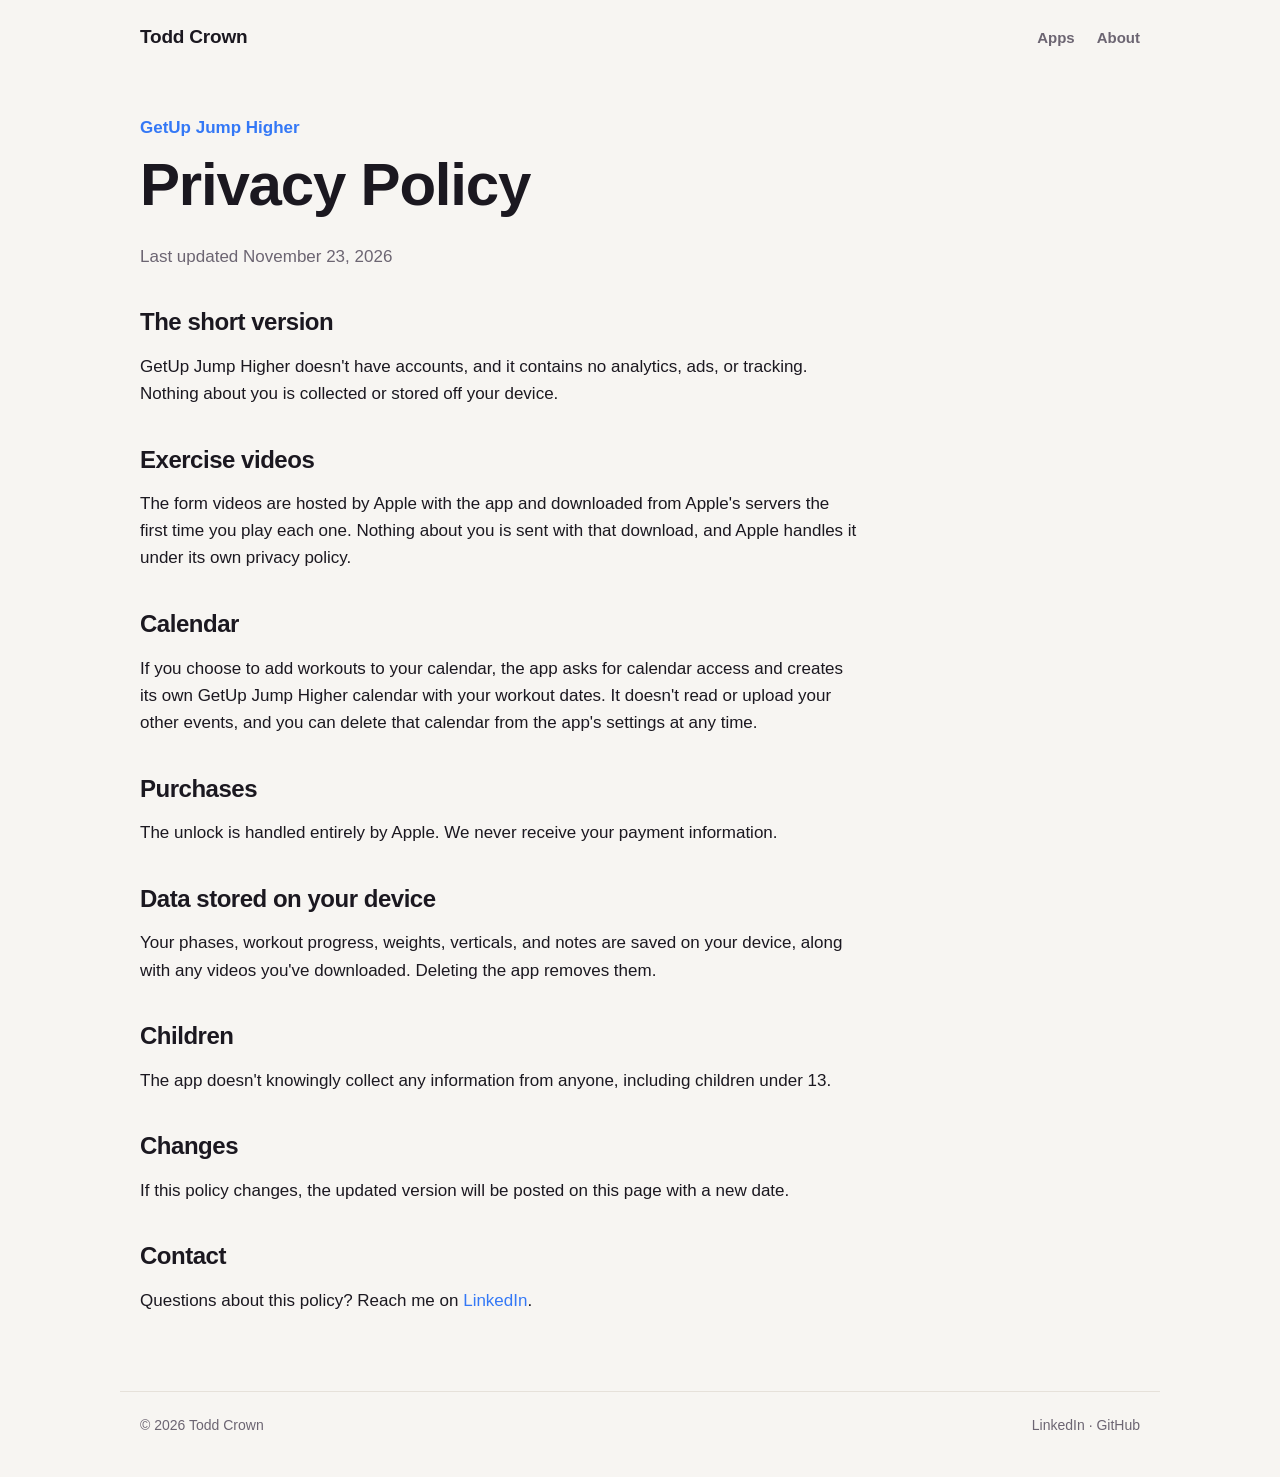
<file: apps/getup/privacy/index.html>
<!doctype html>
<html lang="en">
<head>
<meta charset="utf-8">
<meta name="viewport" content="width=device-width, initial-scale=1">
<title>GetUp Jump Higher Privacy Policy · Todd Crown</title>
<meta name="description" content="Privacy policy for GetUp Jump Higher.">
<link rel="stylesheet" href="../../../assets/css/site.css">
<link rel="icon" type="image/png" href="../../../assets/img/favicon.png">
<link rel="apple-touch-icon" href="../../../assets/img/apple-touch-icon.png">
</head>
<body style="--accent: #3478F6">
<header class="top">
  <a class="brand" href="../../../index.html">Todd Crown</a>
  <nav><a href="../../../index.html#apps">Apps</a><a href="../../../about/index.html">About</a></nav>
</header>
<main>

<section class="prose policy">
  <p class="crumb"><a href="../index.html">GetUp Jump Higher</a></p>
  <h1>Privacy Policy</h1>
  <p class="muted">Last updated November 23, 2026</p>
  <h2>The short version</h2><p>GetUp Jump Higher doesn&#x27;t have accounts, and it contains no analytics, ads, or tracking. Nothing about you is collected or stored off your device.</p><h2>Exercise videos</h2><p>The form videos are hosted by Apple with the app and downloaded from Apple&#x27;s servers the first time you play each one. Nothing about you is sent with that download, and Apple handles it under its own privacy policy.</p><h2>Calendar</h2><p>If you choose to add workouts to your calendar, the app asks for calendar access and creates its own GetUp Jump Higher calendar with your workout dates. It doesn&#x27;t read or upload your other events, and you can delete that calendar from the app&#x27;s settings at any time.</p><h2>Purchases</h2><p>The unlock is handled entirely by Apple. We never receive your payment information.</p><h2>Data stored on your device</h2><p>Your phases, workout progress, weights, verticals, and notes are saved on your device, along with any videos you&#x27;ve downloaded. Deleting the app removes them.</p>
  <h2>Children</h2>
  <p>The app doesn't knowingly collect any information from anyone, including children under 13.</p>
  <h2>Changes</h2>
  <p>If this policy changes, the updated version will be posted on this page with a new date.</p>
  <h2>Contact</h2>
  <p>Questions about this policy? Reach me on <a href="https://www.linkedin.com/in/toddcrown/" target="_blank" rel="noopener">LinkedIn</a>.</p>
</section>
</main>
<footer class="foot">
  <span>© 2026 Todd Crown</span>
  <span><a href="https://www.linkedin.com/in/toddcrown/" target="_blank" rel="noopener">LinkedIn</a> · <a href="https://github.com/crizzwald" target="_blank" rel="noopener">GitHub</a></span>
</footer>
</body>
</html>
</file>
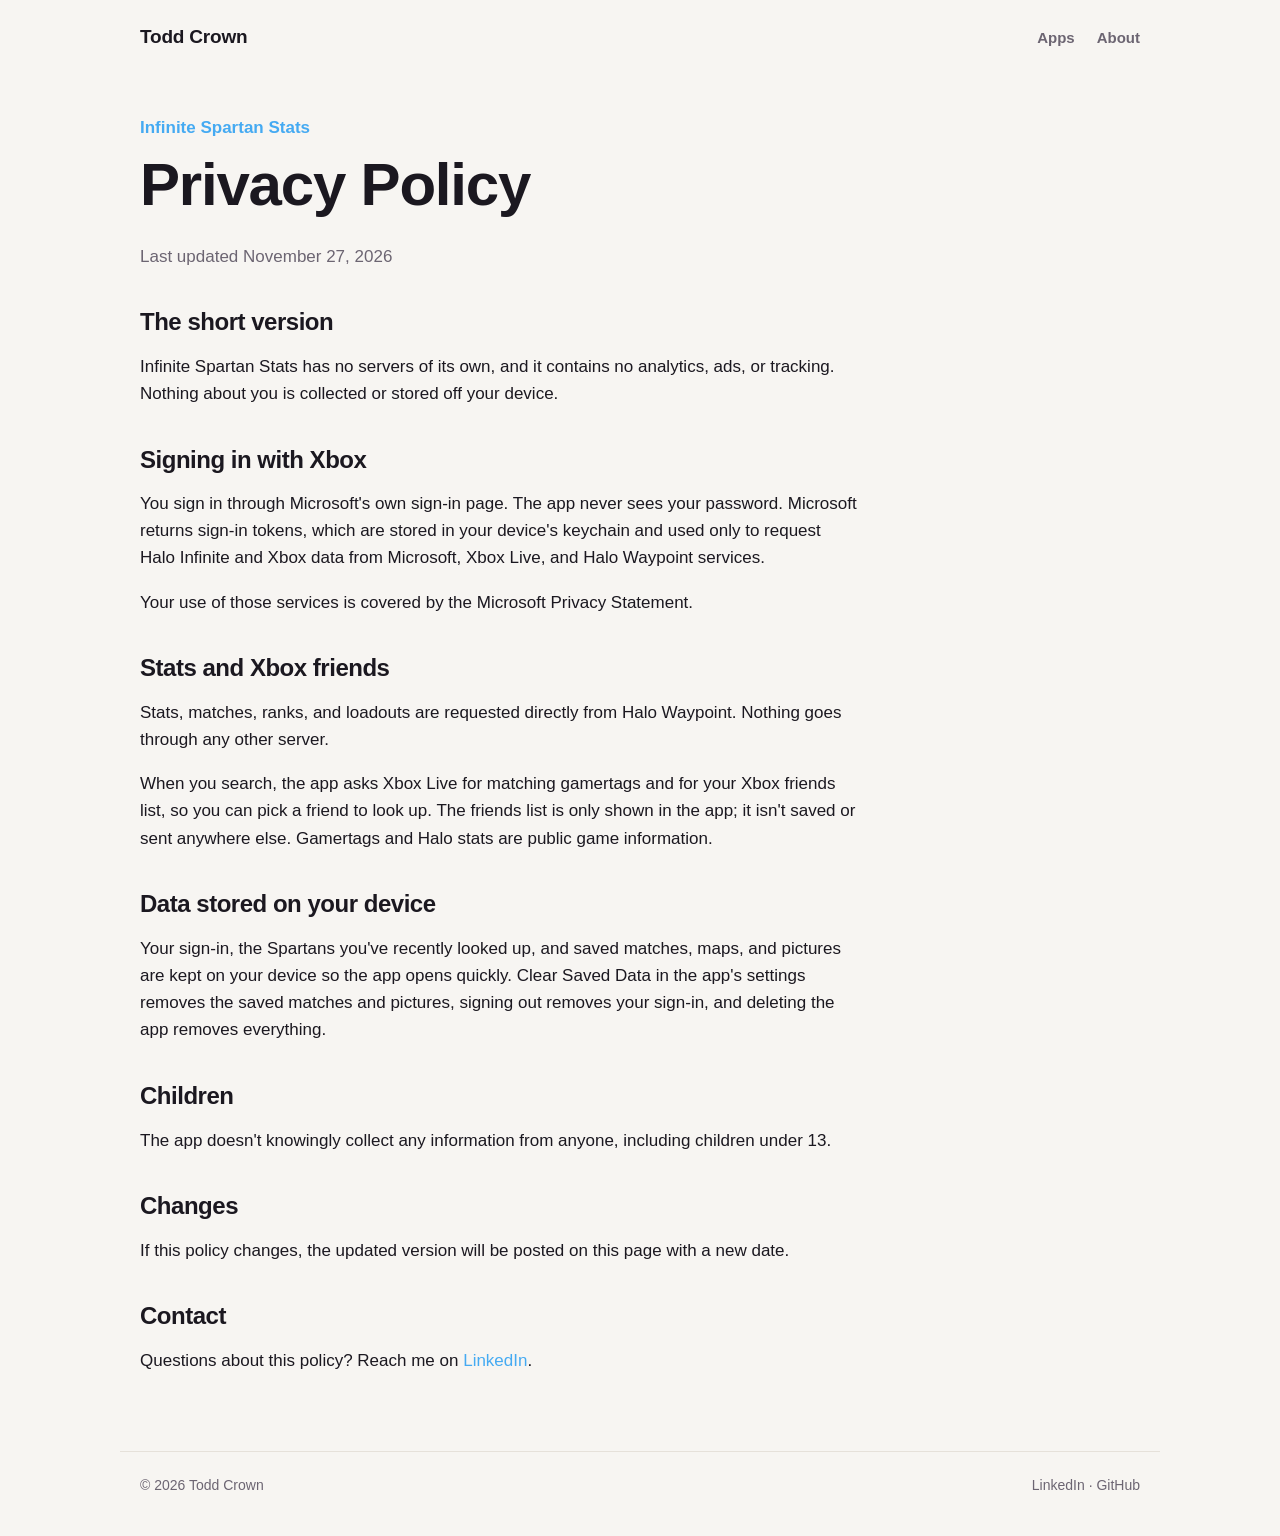
<file: apps/infinite-spartan-stats/privacy/index.html>
<!doctype html>
<html lang="en">
<head>
<meta charset="utf-8">
<meta name="viewport" content="width=device-width, initial-scale=1">
<title>Infinite Spartan Stats Privacy Policy · Todd Crown</title>
<meta name="description" content="Privacy policy for Infinite Spartan Stats.">
<link rel="stylesheet" href="../../../assets/css/site.css">
<link rel="icon" type="image/png" href="../../../assets/img/favicon.png">
<link rel="apple-touch-icon" href="../../../assets/img/apple-touch-icon.png">
</head>
<body style="--accent: #45AAF2">
<header class="top">
  <a class="brand" href="../../../index.html">Todd Crown</a>
  <nav><a href="../../../index.html#apps">Apps</a><a href="../../../about/index.html">About</a></nav>
</header>
<main>

<section class="prose policy">
  <p class="crumb"><a href="../index.html">Infinite Spartan Stats</a></p>
  <h1>Privacy Policy</h1>
  <p class="muted">Last updated November 27, 2026</p>
  <h2>The short version</h2><p>Infinite Spartan Stats has no servers of its own, and it contains no analytics, ads, or tracking. Nothing about you is collected or stored off your device.</p><h2>Signing in with Xbox</h2><p>You sign in through Microsoft&#x27;s own sign-in page. The app never sees your password. Microsoft returns sign-in tokens, which are stored in your device&#x27;s keychain and used only to request Halo Infinite and Xbox data from Microsoft, Xbox Live, and Halo Waypoint services.</p><p>Your use of those services is covered by the Microsoft Privacy Statement.</p><h2>Stats and Xbox friends</h2><p>Stats, matches, ranks, and loadouts are requested directly from Halo Waypoint. Nothing goes through any other server.</p><p>When you search, the app asks Xbox Live for matching gamertags and for your Xbox friends list, so you can pick a friend to look up. The friends list is only shown in the app; it isn&#x27;t saved or sent anywhere else. Gamertags and Halo stats are public game information.</p><h2>Data stored on your device</h2><p>Your sign-in, the Spartans you&#x27;ve recently looked up, and saved matches, maps, and pictures are kept on your device so the app opens quickly. Clear Saved Data in the app&#x27;s settings removes the saved matches and pictures, signing out removes your sign-in, and deleting the app removes everything.</p>
  <h2>Children</h2>
  <p>The app doesn't knowingly collect any information from anyone, including children under 13.</p>
  <h2>Changes</h2>
  <p>If this policy changes, the updated version will be posted on this page with a new date.</p>
  <h2>Contact</h2>
  <p>Questions about this policy? Reach me on <a href="https://www.linkedin.com/in/toddcrown/" target="_blank" rel="noopener">LinkedIn</a>.</p>
</section>
</main>
<footer class="foot">
  <span>© 2026 Todd Crown</span>
  <span><a href="https://www.linkedin.com/in/toddcrown/" target="_blank" rel="noopener">LinkedIn</a> · <a href="https://github.com/crizzwald" target="_blank" rel="noopener">GitHub</a></span>
</footer>
</body>
</html>
</file>
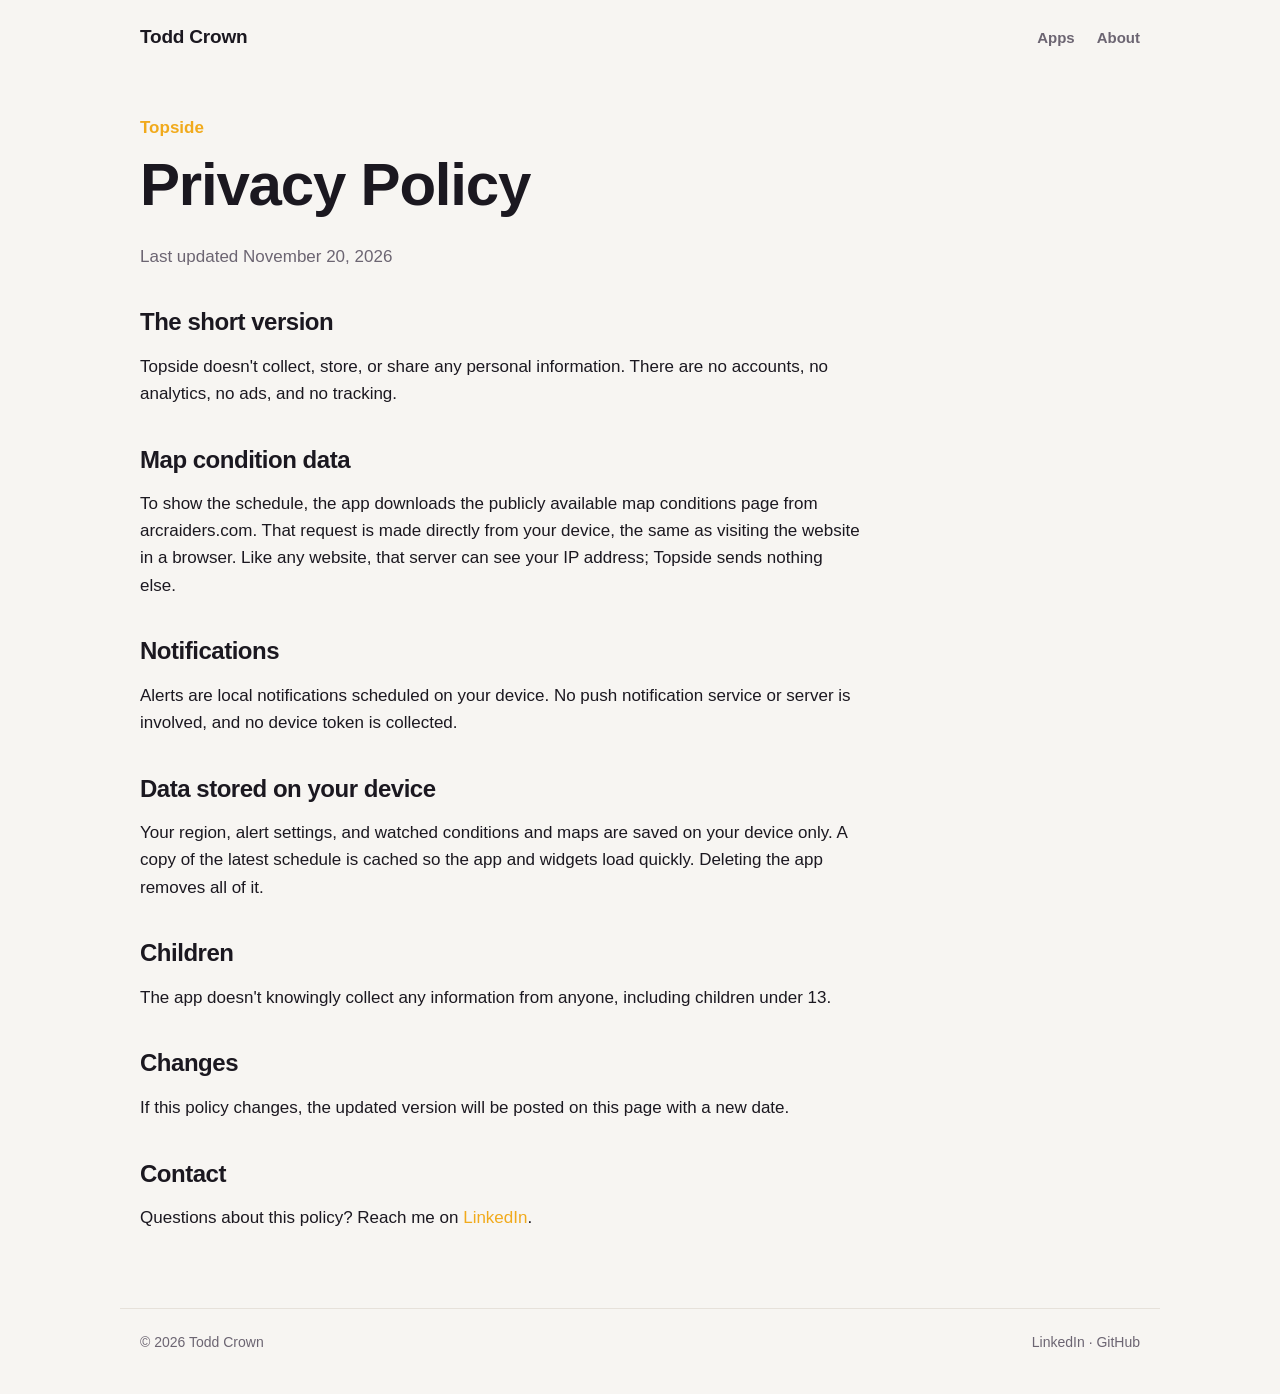
<file: apps/topside/privacy/index.html>
<!doctype html>
<html lang="en">
<head>
<meta charset="utf-8">
<meta name="viewport" content="width=device-width, initial-scale=1">
<title>Topside Privacy Policy · Todd Crown</title>
<meta name="description" content="Privacy policy for Topside.">
<link rel="stylesheet" href="../../../assets/css/site.css">
<link rel="icon" type="image/png" href="../../../assets/img/favicon.png">
<link rel="apple-touch-icon" href="../../../assets/img/apple-touch-icon.png">
</head>
<body style="--accent: #F1AA1C">
<header class="top">
  <a class="brand" href="../../../index.html">Todd Crown</a>
  <nav><a href="../../../index.html#apps">Apps</a><a href="../../../about/index.html">About</a></nav>
</header>
<main>

<section class="prose policy">
  <p class="crumb"><a href="../index.html">Topside</a></p>
  <h1>Privacy Policy</h1>
  <p class="muted">Last updated November 20, 2026</p>
  <h2>The short version</h2><p>Topside doesn&#x27;t collect, store, or share any personal information. There are no accounts, no analytics, no ads, and no tracking.</p><h2>Map condition data</h2><p>To show the schedule, the app downloads the publicly available map conditions page from arcraiders.com. That request is made directly from your device, the same as visiting the website in a browser. Like any website, that server can see your IP address; Topside sends nothing else.</p><h2>Notifications</h2><p>Alerts are local notifications scheduled on your device. No push notification service or server is involved, and no device token is collected.</p><h2>Data stored on your device</h2><p>Your region, alert settings, and watched conditions and maps are saved on your device only. A copy of the latest schedule is cached so the app and widgets load quickly. Deleting the app removes all of it.</p>
  <h2>Children</h2>
  <p>The app doesn't knowingly collect any information from anyone, including children under 13.</p>
  <h2>Changes</h2>
  <p>If this policy changes, the updated version will be posted on this page with a new date.</p>
  <h2>Contact</h2>
  <p>Questions about this policy? Reach me on <a href="https://www.linkedin.com/in/toddcrown/" target="_blank" rel="noopener">LinkedIn</a>.</p>
</section>
</main>
<footer class="foot">
  <span>© 2026 Todd Crown</span>
  <span><a href="https://www.linkedin.com/in/toddcrown/" target="_blank" rel="noopener">LinkedIn</a> · <a href="https://github.com/crizzwald" target="_blank" rel="noopener">GitHub</a></span>
</footer>
</body>
</html>
</file>
<file: assets/css/site.css>
:root {
  --bg: #0f0d12;
  --card: #18151d;
  --line: #2a2530;
  --text: #ece7f0;
  --muted: #9b93a3;
  --accent: #F1AA1C;
  --radius: 22px;
  color-scheme: dark;
}
@media (prefers-color-scheme: light) {
  :root { --bg: #f7f5f2; --card: #ffffff; --line: #e6e1da; --text: #1b1820; --muted: #6c6572; color-scheme: light; }
}
* { box-sizing: border-box; }
html { -webkit-text-size-adjust: 100%; }
body {
  margin: 0; background: var(--bg); color: var(--text);
  font: 17px/1.6 -apple-system, BlinkMacSystemFont, "SF Pro Text", "Segoe UI", Roboto, sans-serif;
}
a { color: var(--accent); text-decoration: none; }
a:hover { text-decoration: underline; }
main, .top, .foot { max-width: 1040px; margin: 0 auto; padding: 0 20px; }

.top { display: flex; justify-content: space-between; align-items: center; padding-top: 22px; padding-bottom: 22px; }
.brand { color: var(--text); font-weight: 800; letter-spacing: -0.01em; font-size: 19px; }
.top nav a { color: var(--muted); margin-left: 22px; font-weight: 600; font-size: 15px; }
.top nav a:hover { color: var(--text); text-decoration: none; }

h1, h2, h3 { line-height: 1.15; letter-spacing: -0.02em; margin: 0 0 .4em; }
h1 { font-size: clamp(36px, 6vw, 60px); font-weight: 800; }
h2 { font-size: 24px; margin-top: 1.6em; }
h3 { font-size: 22px; margin-bottom: 2px; }
.lead { font-size: 20px; color: var(--muted); max-width: 640px; }
.sub { color: var(--accent); font-weight: 600; margin: 0 0 10px; font-size: 15px; }
.muted { color: var(--muted); }
.fine { color: var(--muted); font-size: 14px; margin-top: 28px; }

.hero { padding: 56px 0 36px; }

.cards { display: grid; grid-template-columns: repeat(auto-fill, minmax(min(100%, 460px), 1fr)); gap: 18px; padding-bottom: 60px; }
.card {
  position: relative; display: flex; gap: 20px; padding: 24px; background: var(--card);
  border: 1px solid var(--line); border-radius: var(--radius); transition: border-color .15s, transform .15s;
}
.card:hover { border-color: var(--accent); transform: translateY(-2px); }
.card p { margin: 0 0 10px; }
.card .links { position: relative; z-index: 1; font-size: 15px; font-weight: 600; margin: 0; }
.card-link { position: absolute; inset: 0; border-radius: var(--radius); }
.icon { border-radius: 22.5%; flex: none; box-shadow: 0 6px 20px rgba(0,0,0,.25); }
.icon.big { width: 128px; height: 128px; }

.app-hero { display: flex; gap: 32px; align-items: flex-start; padding: 48px 0 28px; }
.app-hero h1 { margin-bottom: 4px; }
.button {
  display: inline-block; background: var(--accent); color: #111; font-weight: 700; padding: 12px 22px;
  border-radius: 999px; margin-top: 6px;
}
.button:hover { text-decoration: none; filter: brightness(1.08); }
.button.disabled { background: var(--line); color: var(--muted); }

.shots { display: flex; gap: 16px; overflow-x: auto; padding: 8px 0 18px; scroll-snap-type: x mandatory; }
.shots img { height: 520px; max-height: 70vh; width: auto; border-radius: 18px; scroll-snap-align: start; border: 1px solid var(--line); }

.prose { max-width: 720px; padding-bottom: 60px; }
.features { padding-left: 20px; }
.features li { margin-bottom: 8px; }
.features strong { display: block; }
.policy { padding-top: 40px; }
.crumb { margin: 0 0 8px; font-weight: 600; }

.about { display: flex; gap: 36px; align-items: flex-start; padding: 56px 0; }
.avatar { width: 160px; height: 160px; border-radius: 50%; flex: none; object-fit: cover; }
.initials { display: grid; place-items: center; background: var(--card); border: 1px solid var(--line); font-size: 52px; font-weight: 800; color: var(--muted); }

.foot { display: flex; justify-content: space-between; flex-wrap: wrap; gap: 8px; color: var(--muted); font-size: 14px; border-top: 1px solid var(--line); padding-top: 22px; padding-bottom: 40px; }
.foot a { color: var(--muted); }

@media (max-width: 640px) {
  .card { flex-direction: column; gap: 14px; }
  .icon { width: 72px; height: 72px; }
  .app-hero, .about { flex-direction: column; gap: 20px; padding-top: 28px; }
  .icon.big { width: 96px; height: 96px; }
  .shots img { height: 420px; }
  .lead { font-size: 18px; }
}
</file>
